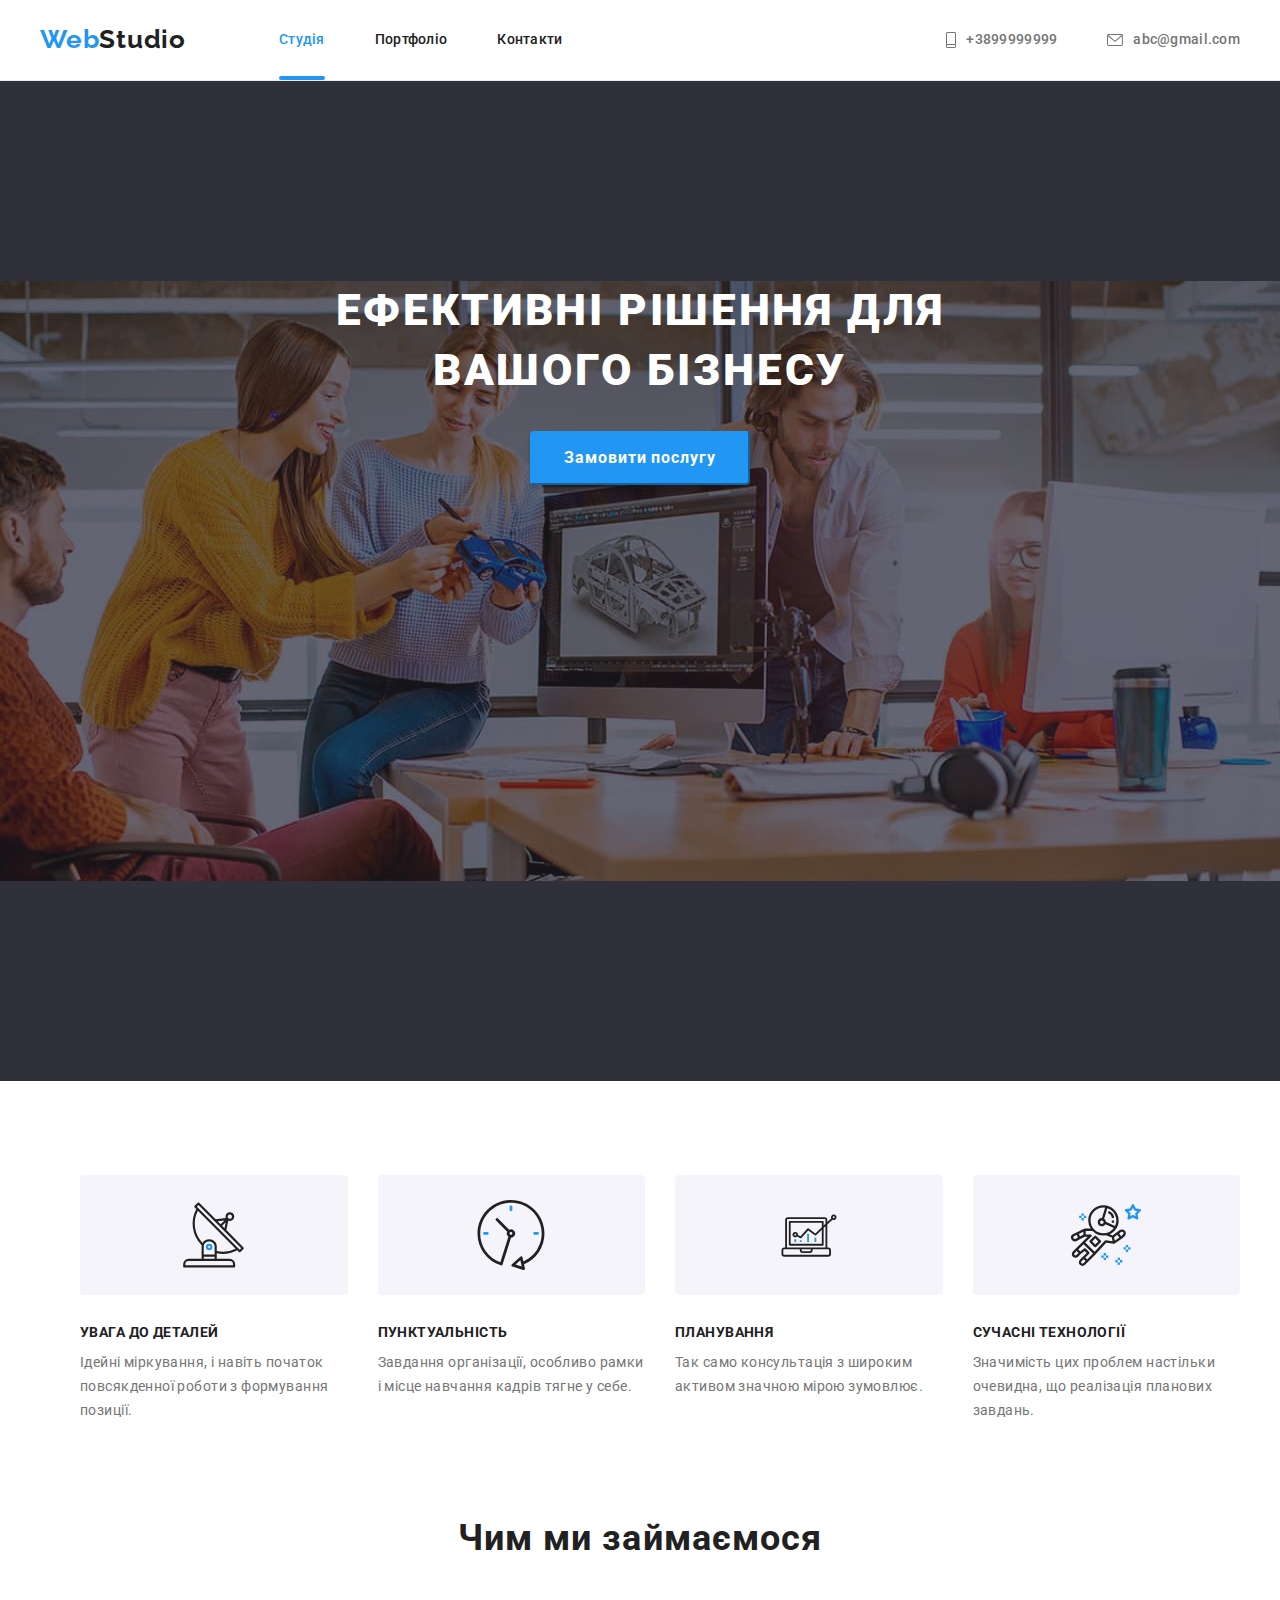
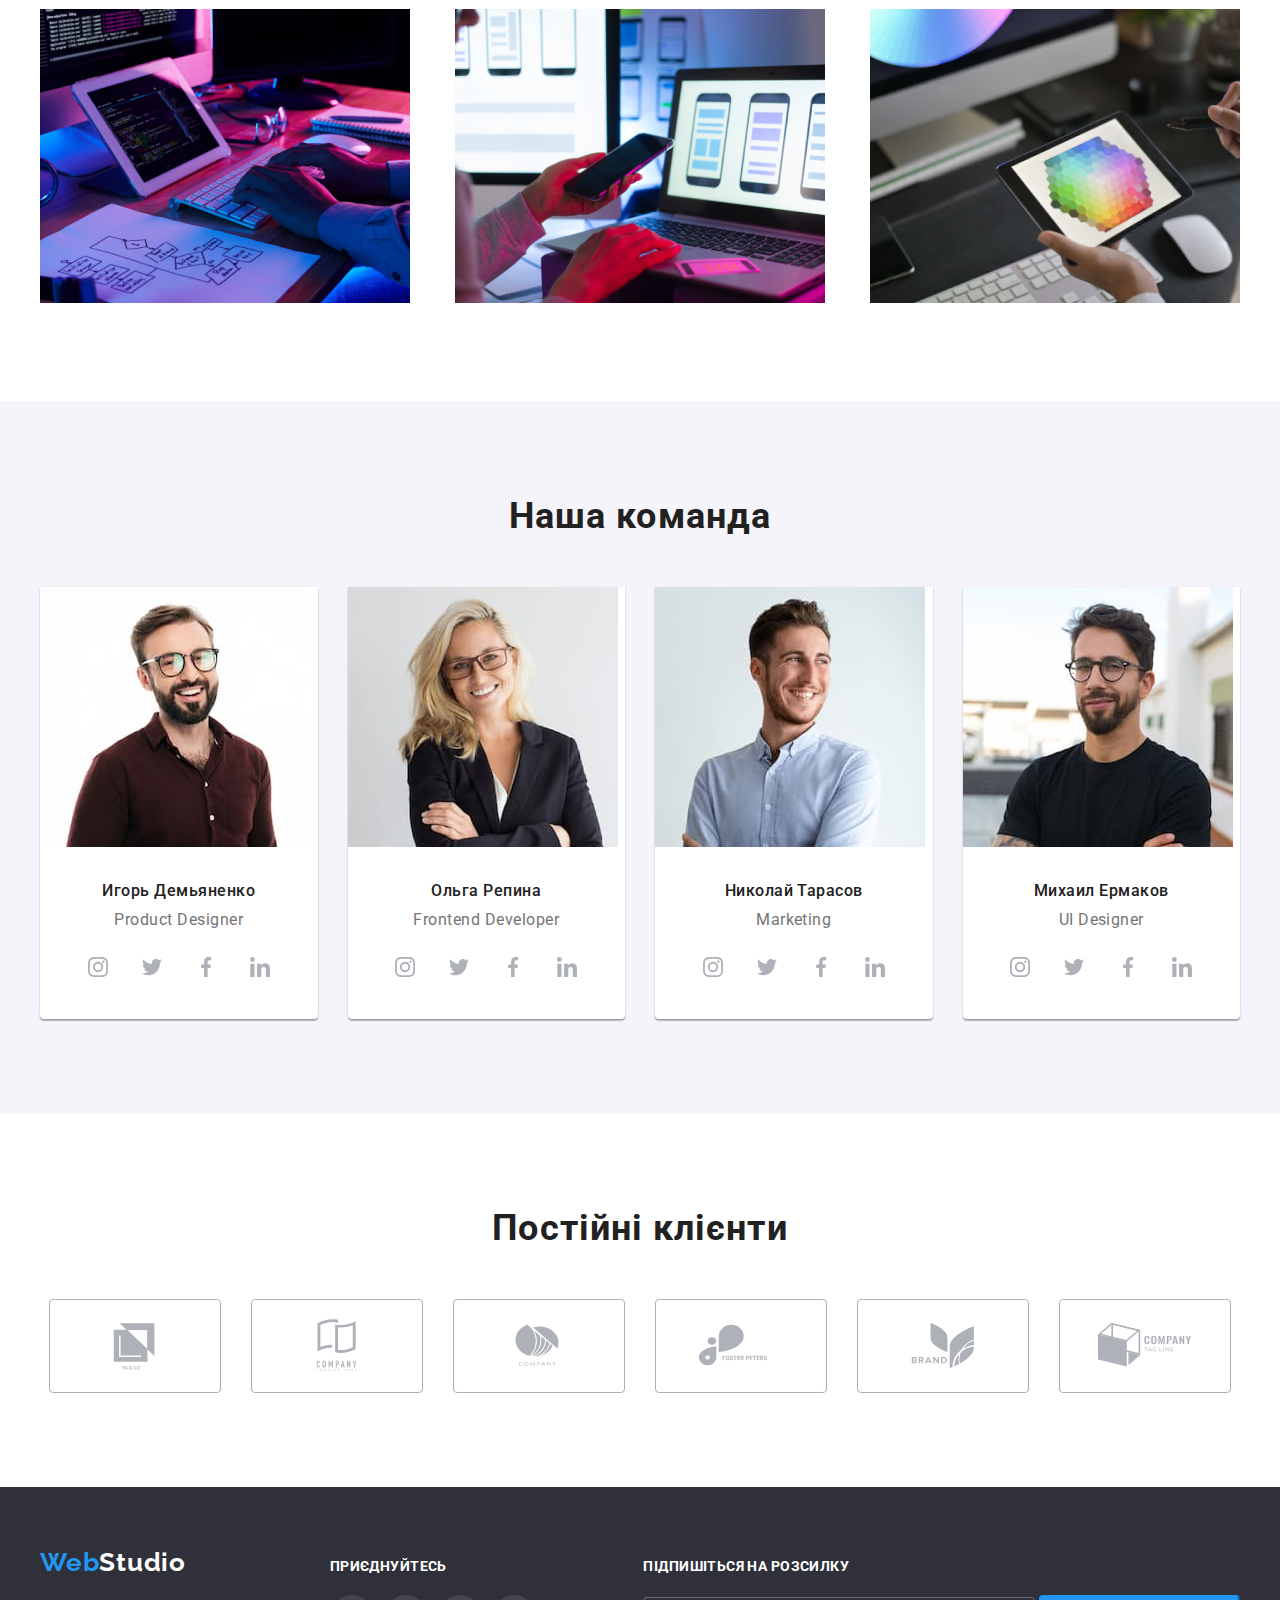
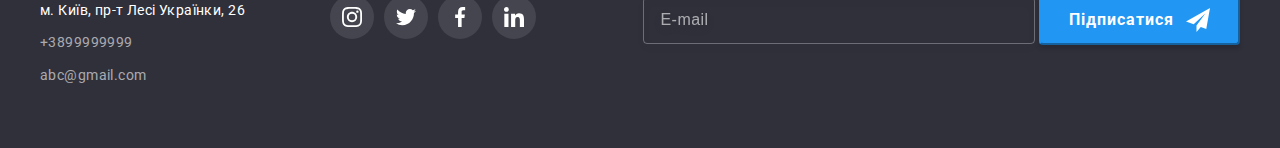
<file: index.html>
<!DOCTYPE html>
<html lang="uk">
  <head>
    <meta charset="UTF-8" />
    <meta http-equiv="X-UA-Compatible" content="IE=edge" />
    <meta name="viewport" content="width=device-width, initial-scale=1.0" />
    <title>goit-markup-hw-01</title>
    <link rel="preconnect" href="https://fonts.googleapis.com" />
    <link rel="preconnect" href="https://fonts.gstatic.com" crossorigin />

    <link rel="preconnect" href="https://fonts.googleapis.com" />
    <link rel="preconnect" href="https://fonts.gstatic.com" crossorigin />
    <link
      href="https://fonts.googleapis.com/css2?family=Raleway:wght@700&family=Roboto:wght@400;500;700;900&display=swap"
      rel="stylesheet"
    />

    <link
      rel="stylesheet"
      href="https://cdnjs.cloudflare.com/ajax/libs/modern-normalize/1.1.0/modern-normalize.min.css"
      integrity="sha512-wpPYUAdjBVSE4KJnH1VR1HeZfpl1ub8YT/NKx4PuQ5NmX2tKuGu6U/JRp5y+Y8XG2tV+wKQpNHVUX03MfMFn9Q=="
      crossorigin="anonymous"
      referrerpolicy="no-referrer"
    />
    <link rel="stylesheet" href="./styles.css/style.css" />
  </head>
  <!-- Унікальний контент сторінки -->
  <body class="body" data-page>
    <!--Шапка сайту-->
    <header class="header">
      <div class="container">
        <div class="header-container">
          <nav class="header-nav">
            <a class="logo link" href="./index.html"
              ><span class="logo-header">Web</span>Studio</a
            >
            <ul class="list-nav list">
              <li>
                <a
                  class="link-item current-link studio link"
                  href="./index.html"
                  >Студія</a
                >
              </li>
              <li>
                <a class="link-item portfolio link" href="./portfolio.html">
                  Портфоліо
                </a>
              </li>
              <li>
                <a class="link-item contacts link" href="#">Контакти </a>
              </li>
            </ul>
          </nav>
         
          <ul class="contacts-list list">
            <li class="contacts-icon-img">
              <a class="link-item contacts-link link" href="tel:+38999999999" 
                >+3899999999
                <svg class="contacts-icon" width="10" height="16">
                  <use href="./images/icons.svg#phone"></use>
                </svg>
              </a>
            </li>

            <li>
              <a class="link-item contacts-mail link" 
                href="mailto:abc@gmail.com"
                >abc@gmail.com
                <svg class="contacts-icon" width="16" height="12">
                  <use href="./images/icons.svg#mail"></use>
                </svg>
              </a>
            </li>
          </ul>
          
        </div>
      </div>
    </header>

    <!-- Основна інформація-герой -->
    <main class="main">
      <section class="hero">
        <div class="container">
          <div class="box-title-hero">
            <h1 class="title-hero">Ефективні рішення для вашого бізнесу</h1>
          </div>
          <div class="btn-hero">
            <button class="button-hero" data-modal-open>Замовити послугу</button>
          </div>
        </div>
      </section>

      <section class="section-features">
        <div class="container">
          <div class="box-list-features">
            <ul class="list-features list">
              <li class="list-features-item">
                <div class="features-img">
                  <svg class="features-icon" width="65" height="70">
                    <use href="./images/icons.svg#antenna"></use>
                  </svg>
                </div>

                <h3 class="section-title">УВАГА ДО ДЕТАЛЕЙ</h3>
                <p class="text">
                  Ідейні міркування, і навіть початок повсякденної роботи з
                  формування позиції.
                </p>
              </li>
              <li class="list-features-item">
                <div class="features-img">
                  <svg class="features-icon" width="70" height="70">
                    <use href="./images/icons.svg#clock"></use>
                  </svg>
                </div>

                <h3 class="section-title">ПУНКТУАЛЬНІСТЬ</h3>
                <p class="text">
                  Завдання організації, особливо рамки і місце навчання кадрів
                  тягне у себе.
                </p>
              </li>

              <li class="list-features-item">
                <div class="features-img">
                  <svg class="features-icon" width="70" height="55">
                    <use href="./images/icons.svg#diagram"></use>
                  </svg>
                </div>
                <h3 class="section-title">ПЛАНУВАННЯ</h3>
                <p class="text">
                  Так само консультація з широким активом значною мірою
                  зумовлює.
                </p>
              </li>
              <li class="list-features-item">
                <div class="features-img">
                  <svg class="features-icon" width="70" height="70">
                    <use href="./images/icons.svg#astronaut"></use>
                  </svg>
                </div>

                <h3 class="section-title">СУЧАСНІ ТЕХНОЛОГІЇ</h3>
                <p class="text">
                  Значимість цих проблем настільки очевидна, що реалізація
                  планових завдань.
                </p>
              </li>
            </ul>
          </div>
        </div>
      </section>
      <section class="works">
        <div class="box-works container">
          <div>
            <h2 class="title-works title">Чим ми займаємося</h2>
          </div>

          <div class="box-img-occupation">
            <ul class="list-occupation list">
              <li>
                <img
                  src="images/img1.jpg"
                  alt="программист за своим рабочим столом"
                />
              </li>
              <li>
                <img src="images/img2.jpg" alt="работа через телефон и пк" />
              </li>
              <li>
                <img src="images/img3.jpg" alt="работа через планшет и пк" />
              </li>
            </ul>
          </div>
        </div>
      </section>

      <section class="section-team">
        <div class="container box-team">
          <h2 class="title title-team">Наша команда</h2>

          <ul class="list-team list">
            <li class="team-item">
              <img
                class="team-img"
                src="images/img4.jpg"
                alt="Игорь Демьяненко Product Designer"
              />
              <div class="card-team">
                <h3 class="section-title-team">Игорь Демьяненко</h3>
                <p class="text-team">Product Designer</p>
                <ul class="socials list">
                  <li class="socials-item">
                    <a
                      class="socials-link link"
                      href=""
                      target="_blank"
                      rel="noopener noreferrer"
                      aria-label="instagram"
                    >
                      <svg class="socials-icon" width="20" height="20">
                        <use href="./images/icons.svg#instagram"></use>
                      </svg>
                    </a>
                  </li>
                  <li class="socials-item">
                    <a
                      class="socials-link link"
                      href=""
                      target="_blank"
                      rel="noopener noreferrer"
                      aria-label="twitter"
                    >
                      <svg class="socials-icon" width="20" height="20">
                        <use href="./images/icons.svg#twitter"></use>
                      </svg>
                    </a>
                  </li>
                  <li class="socials-item">
                    <a
                      class="socials-link link"
                      href=""
                      target="_blank"
                      rel="noopener noreferrer"
                      aria-label="facebook"
                    >
                      <svg class="socials-icon" width="20" height="20">
                        <use href="./images/icons.svg#facebook"></use>
                      </svg>
                    </a>
                  </li>
                  <li class="socials-item">
                    <a
                      class="socials-link link"
                      href=""
                      target="_blank"
                      rel="noopener noreferrer"
                      aria-label="linkedin"
                    >
                      <svg class="socials-icon" width="20" height="20">
                        <use href="./images/icons.svg#linkedin"></use>
                      </svg>
                    </a>
                  </li>
                </ul>
              </div>
            </li>
            <li class="team-item">
              <img
                class="team-img"
                src="images/img5.jpg"
                alt="Ольга Репина Frontend Developer"
              />
              <div class="card-team">
                <h3 class="section-title-team">Ольга Репина</h3>
                <p class="text-team">Frontend Developer</p>
                <ul class="socials list">
                  <li class="socials-item">
                    <a
                      class="socials-link link"
                      href=""
                      target="_blank"
                      rel="noopener noreferrer"
                      aria-label="instagram"
                    >
                      <svg class="socials-icon" width="20" height="20">
                        <use href="./images/icons.svg#instagram"></use>
                      </svg>
                    </a>
                  </li>
                  <li class="socials-item">
                    <a
                      class="socials-link link"
                      href=""
                      target="_blank"
                      rel="noopener noreferrer"
                      aria-label="twitter"
                    >
                      <svg class="socials-icon" width="20" height="20">
                        <use href="./images/icons.svg#twitter"></use>
                      </svg>
                    </a>
                  </li>
                  <li class="socials-item">
                    <a
                      class="socials-link link"
                      href=""
                      target="_blank"
                      rel="noopener noreferrer"
                      aria-label="facebook"
                    >
                      <svg class="socials-icon" width="20" height="20">
                        <use href="./images/icons.svg#facebook"></use>
                      </svg>
                    </a>
                  </li>
                  <li class="socials-item">
                    <a
                      class="socials-link link"
                      href=""
                      target="_blank"
                      rel="noopener noreferrer"
                      aria-label="linkedin"
                    >
                      <svg class="socials-icon" width="20" height="20">
                        <use href="./images/icons.svg#linkedin"></use>
                      </svg>
                    </a>
                  </li>
                </ul>
              </div>
            </li>

            <li class="team-item">
              <img
                class="team-img"
                src="images/img6.jpg"
                alt="Николай Тарасов Marketing"
              />
              <div class="card-team">
                <h3 class="section-title-team">Николай Тарасов</h3>
                <p class="text-team">Marketing</p>
                <ul class="socials list">
                  <li class="socials-item">
                    <a
                      class="socials-link link"
                      href=""
                      target="_blank"
                      rel="noopener noreferrer"
                      aria-label="instagram"
                    >
                      <svg class="socials-icon" width="20" height="20">
                        <use href="./images/icons.svg#instagram"></use>
                      </svg>
                    </a>
                  </li>
                  <li class="socials-item">
                    <a
                      class="socials-link link"
                      href=""
                      target="_blank"
                      rel="noopener noreferrer"
                      aria-label="twitter"
                    >
                      <svg class="socials-icon" width="20" height="20">
                        <use href="./images/icons.svg#twitter"></use>
                      </svg>
                    </a>
                  </li>
                  <li class="socials-item">
                    <a
                      class="socials-link link"
                      href=""
                      target="_blank"
                      rel="noopener noreferrer"
                      aria-label="facebook"
                    >
                      <svg class="socials-icon" width="20" height="20">
                        <use href="./images/icons.svg#facebook"></use>
                      </svg>
                    </a>
                  </li>
                  <li class="socials-item">
                    <a
                      class="socials-link link"
                      href=""
                      target="_blank"
                      rel="noopener noreferrer"
                      aria-label="linkedin"
                    >
                      <svg class="socials-icon" width="20" height="20">
                        <use href="./images/icons.svg#linkedin"></use>
                      </svg>
                    </a>
                  </li>
                </ul>
              </div>
            </li>
            <li class="team-item">
              <img
                class="team-img"
                src="images/img7.jpg"
                alt="Михаил Ермаков UI Designer"
              />
              <div class="card-team">
                <h3 class="section-title-team">Михаил Ермаков</h3>
                <p class="text-team">UI Designer</p>
                <ul class="socials list">
                  <li class="socials-item">
                    <a
                      class="socials-link link"
                      href=""
                      target="_blank"
                      rel="noopener noreferrer"
                      aria-label="instagram"
                    >
                      <svg class="socials-icon" width="20" height="20">
                        <use href="./images/icons.svg#instagram"></use>
                      </svg>
                    </a>
                  </li>
                  <li class="socials-item">
                    <a
                      class="socials-link link"
                      href=""
                      target="_blank"
                      rel="noopener noreferrer"
                      aria-label="twitter"
                    >
                      <svg class="socials-icon" width="20" height="20">
                        <use href="./images/icons.svg#twitter"></use>
                      </svg>
                    </a>
                  </li>
                  <li class="socials-item">
                    <a
                      class="socials-link link"
                      href=""
                      target="_blank"
                      rel="noopener noreferrer"
                      aria-label="facebook"
                    >
                      <svg class="socials-icon" width="20" height="20">
                        <use href="./images/icons.svg#facebook"></use>
                      </svg>
                    </a>
                  </li>
                  <li class="socials-item">
                    <a
                      class="socials-link link"
                      href=""
                      target="_blank"
                      rel="noopener noreferrer"
                      aria-label="linkedin"
                    >
                      <svg class="socials-icon" width="20" height="20">
                        <use href="./images/icons.svg#linkedin"></use>
                      </svg>
                    </a>
                  </li>
                </ul>
              </div>
            </li>
          </ul>
        </div>
      </section>

      <section class="client">
        <div class="container">
          <h2 class="title title-client">Постійні клієнти</h2>
          <div>
            <ul class="client-list list">
              <li class="client-item">
                <a
                  class="client-link link"
                  href=""
                  target="_blank"
                  rel="noopener noreferrer"
                  aria-label="Лого"
                >
                  <svg class="client-icon" width="106" height="60">
                    <use href="./images/icons.svg#logo"></use>
                  </svg>
                </a>
              </li>
              <li class="client-item">
                <a
                  class="client-link link"
                  href=""
                  target="_blank"
                  rel="noopener noreferrer"
                  aria-label="logo-1"
                >
                  <svg class="client-icon" width="106" height="60">
                    <use href="./images/icons.svg#logo-1"></use>
                  </svg>
                </a>
              </li>
              <li class="client-item">
                <a
                  class="client-link link"
                  href=""
                  target="_blank"
                  rel="noopener noreferrer"
                  aria-label="logo-2"
                >
                  <svg class="client-icon" width="106" height="60">
                    <use href="./images/icons.svg#logo-2"></use>
                  </svg>
                </a>
              </li>
              <li class="client-item">
                <a
                  class="client-link link"
                  href=""
                  target="_blank"
                  rel="noopener noreferrer"
                  aria-label="logo-3"
                >
                  <svg class="client-icon" width="106" height="60">
                    <use href="./images/icons.svg#logo-3"></use>
                  </svg>
                </a>
              </li>
              <li class="client-item">
                <a
                  class="client-link link"
                  href=""
                  target="_blank"
                  rel="noopener noreferrer"
                  aria-label="logo-4"
                >
                  <svg class="client-icon" width="106" height="60">
                    <use href="./images/icons.svg#logo-4"></use>
                  </svg>
                </a>
              </li>
              <li class="client-item">
                <a
                  class="client-link link"
                  href=""
                  target="_blank"
                  rel="noopener noreferrer"
                  aria-label="logo-5"
                >
                  <svg class="client-icon" width="106" height="60">
                    <use href="./images/icons.svg#logo-5"></use>
                  </svg>
                </a>
              </li>
            </ul>
          </div>
        </div>
      </section>
    </main>
    <!-- Модальне вікно-->
    <div class="backdrop is-hidden" data-modal>
      <div class="modal">
        <button class="modal-btn" type="button" data-modal-close>
          <svg class="modal-btn-icon" width="18" height="18">
            <use href="./images/icons.svg#icon-close"></use>
          </svg>
        </button>
        
        <form class="form">
       
            <p class="form-title">Залиште свої дані,ми вам передзвонимо</p>
        
      
         
            <label class="form-wrap" for="user-name">Ім'я </label>
              
              <span class="form-label">
                <input class="form-input" type="name" id="user-name" name="user-name" />
                <svg class="form-icon" width="18" height="18">
                  <use href="./images/icons.svg#person-form"></use>
                </svg>
              </span>
             
          
         
        
            <label class="form-wrap" for="user-tel">Телефон </label>
             
              <span class="form-label">
                <input class="form-input" type="tel" id="user-tel" name="user-phone" />
                <svg class="form-icon" width="18" height="18">
                  <use href="./images/icons.svg#phone-form"></use>
                </svg>
              </span>
              
           
         
            <label class="form-wrap" for="user-mail">Електронна адреса </label>

              
              <span class="form-label">
                <input class="form-input" type="email" id="user-mail" name="user-mail" />
                <svg class="form-icon" width="18" height="18">
                  <use href="./images/icons.svg#email-form"></use>
                </svg>
              </span>
             
           
            <label class="form-wrap" for="user-message">Коментарий</label>
              
              
                  <textarea class="form-comment" id="user-message" name="feedback" placeholder="Введіть текст"></textarea>
             
        
          
          
                  <input class="form-checkbox visually-hidden" id="form-checkbox" type="checkbox" name="agreement" />

         
               
                <label class="form-checkbox-text" for="form-checkbox">
                  <svg class="checkbox-icon" width="16" height="15">
                   
                    <use href="./images/icons.svg#icon-check-2"></use> 
                  </svg>
                  Погоджуюся з розсилкою та приймаю
                  <a class="checkbox-form-link" href="">Умови договора</a>
                  
                </label>
            
  
       
        <button class="button-form"
        type="submit">
         Відправити
       
       </button>
  
          
          
     
       
        </form>
      </div>
    </div>
 
    <!--Підвал сайту-->
    <footer class="footer">
      <div class="container footer-item">
        <div class="footer-content">
          <div class="footer-box">
            <a class="logo-footer link" href=""
              ><span class="logo-color">Web</span>Studio</a
            >

            <address class="address-item">
              <a class="link" href=""
                ><span class="address">м. Київ, пр-т Лесі Українки, 26</span></a
              >
              <a class="contacts-footer link" href="tel:+38999999999"
                >+3899999999</a
              >
              <a class="contacts-footer link" href="mailto:abc@gmail.com"
                >abc@gmail.com</a
              >
            </address>
          </div>

          <div>
            <h3 class="footer-title">Приєднуйтесь</h3>
            <ul class="footer-socials list">
              <li class="footer-socials-item">
                <a
                  class="footer-socials-link link"
                  href=""
                  target="_blank"
                  rel="noopener noreferrer"
                  aria-label="instagram"
                >
                  <svg class="footer-socials-icon" width="20" height="20">
                    <use href="./images/icons.svg#instagram"></use>
                  </svg>
                </a>
              </li>
              <li class="footer-socials-item">
                <a
                  class="footer-socials-link link"
                  href=""
                  target="_blank"
                  rel="noopener noreferrer"
                  aria-label="twitter"
                >
                  <svg class="footer-socials-icon" width="20" height="20">
                    <use href="./images/icons.svg#twitter"></use>
                  </svg>
                </a>
              </li>
              <li class="footer-socials-item">
                <a
                  class="footer-socials-link link"
                  href=""
                  target="_blank"
                  rel="noopener noreferrer"
                  aria-label="facebook"
                >
                  <svg class="footer-socials-icon" width="20" height="20">
                    <use href="./images/icons.svg#facebook"></use>
                  </svg>
                </a>
              </li>
              <li class="footer-socials-item">
                <a
                  class="footer-socials-link link"
                  href=""
                  target="_blank"
                  rel="noopener noreferrer"
                  aria-label="linkedin"
                >
                  <svg class="footer-socials-icon" width="20" height="20">
                    <use href="./images/icons.svg#linkedin"></use>
                  </svg>
                </a>
              </li>
            </ul>
          </div>
          <div class="box-footer-form">
            <h3 class="footer-form-title">Підпишіться на розсилку</h3>
           
           
            <form class="footer-form">
             
             
                <label class="footer-form-mail"></label>
                <input class="footer-form-input" type="email" name="footer-user-mail" placeholder="E-mail" />
         
              <button class="footer-button-form"
            type="submit">
            Підписатися
            <svg class="form-icon-btn" width="24" height="24">
              <use href="./images/icons.svg#icon-send"></use>
            </svg>
           </button>
            </form>
          </div>
         
           
         
        </div>
      </div>
      
    </footer>
    
    <script src="./js/modal.js"></script>
  </body>
</html>
</file>
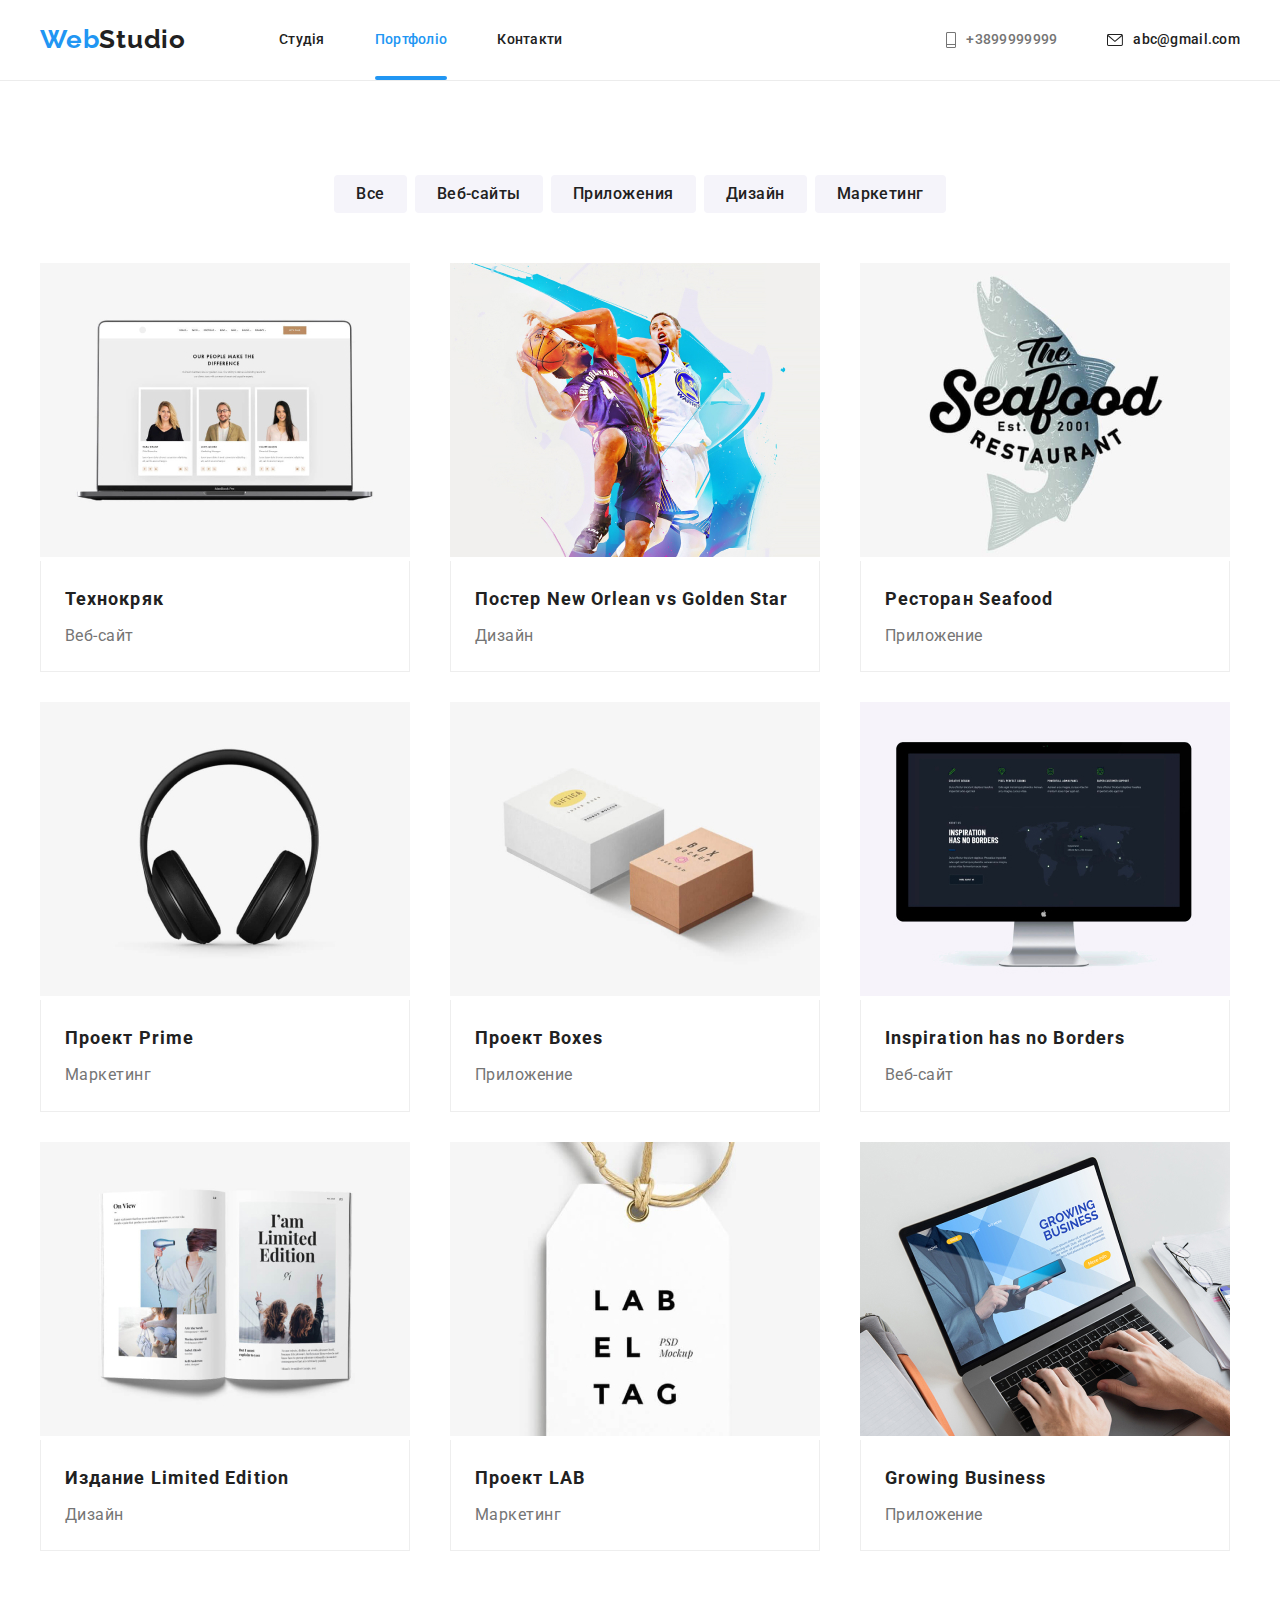
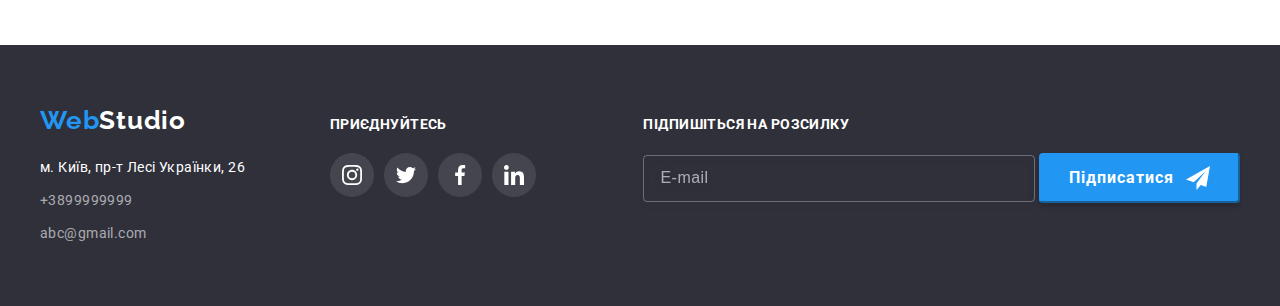
<file: portfolio.html>
<!DOCTYPE html>
<html lang="uk">
  <head>
    <meta charset="UTF-8" />
    <meta http-equiv="X-UA-Compatible" content="IE=edge" />
    <meta name="viewport" content="width=device-width, initial-scale=1.0" />
    <title>goit-markup-hw-01</title>
    <link rel="preconnect" href="https://fonts.googleapis.com" />
    <link rel="preconnect" href="https://fonts.gstatic.com" crossorigin />

    <link rel="preconnect" href="https://fonts.googleapis.com" />
    <link rel="preconnect" href="https://fonts.gstatic.com" crossorigin />
    <link
      href="https://fonts.googleapis.com/css2?family=Raleway:wght@700&family=Roboto:wght@400;500;700;900&display=swap"
      rel="stylesheet"
    />
    <link
      rel="stylesheet"
      href="https://cdnjs.cloudflare.com/ajax/libs/modern-normalize/1.1.0/modern-normalize.min.css"
      integrity="sha512-wpPYUAdjBVSE4KJnH1VR1HeZfpl1ub8YT/NKx4PuQ5NmX2tKuGu6U/JRp5y+Y8XG2tV+wKQpNHVUX03MfMFn9Q=="
      crossorigin="anonymous"
      referrerpolicy="no-referrer"
    />

    <link rel="stylesheet" href="./styles.css/style.css" />
  </head>
  <!-- Унікальний контент сторінки -->
  <body class="body">
    <!--Шапка сайту-->
    <header class="header">
      <div class="container">
        <div class="header-container">
          <nav class="header-nav">
            <a class="logo link" href="./index.html"
              ><span class="logo-header">Web</span>Studio</a
            >
            <ul class="list-nav list">
              <li>
                <a
                  class="link-item  studio link"
                  href="./index.html"
                  >Студія</a
                >
              </li>
              <li>
                <a class="link-item current-link portfolio link" href="./portfolio.html">
                  Портфоліо
                </a>
              </li>
              <li>
                <a class="link-item contacts link" href="">Контакти </a>
              </li>
            </ul>
          </nav>

          <ul class="contacts-list list">
            <li class="contacts-icon-img">
              <a class="link-item contacts-link link" href="tel:+38999999999"
                >+3899999999
                <svg class="contacts-icon" width="10" height="16">
                  <use href="./images/icons.svg#phone"></use>
                </svg>
              </a>
            </li>

            <li>
              <a
                class="link-item contacts-item link"
                href="mailto:abc@gmail.com"
                >abc@gmail.com
                <svg class="contacts-icon" width="16" height="12">
                  <use href="./images/icons.svg#mail"></use>
                </svg>
              </a>
            </li>
          </ul>
        </div>
      </div>
    </header>

    <main>
      <!-- navication -->

      <section class="section-navigation">
        <div class="portfolio container">
          <ul class="list-button list">
            <li class="button-item">
              <button class="button">Все</button>
            </li>
            <li class="button-item">
              <button class="button">Веб-сайты</button>
            </li>
            <li class="button-item">
              <button class="button">Приложения</button>
            </li>
            <li class="button-item">
              <button class="button">Дизайн</button>
            </li>
            <li class="button-item">
              <button class="button">Маркетинг</button>
            </li>
          </ul>

          <div class="portfolio-box">
            <ul class="list list-portfolio">
              <li class="portfolio-item">
                <a class="card-portfolio button-link" href="">
                <div class="portfolio-img">
                  
                  <img src="./images/portfolio/1.jpg" alt="Технокряк" />
                  <div class="overlay">
                    <p class="overlay-text">
                      Ресурс пропонує комплексні пропозиції з різним рівнем функціоналу та сервісів. Все це дозволить відвідувачу отримати вичерпні відомості про компанію чи приватну особу.
                    </p>
                    
                  </div>
                  
                </div>
                  <div class="portfolio-info">
                    <h3 class="section-title-portfolio">Технокряк</h3>
                    <p class="text-portfolio">Веб-сайт</p>
                  </div>
                </a>
                
              </li>
              <li class="portfolio-item">
                <a class="card-portfolio button-link" href="">
                 <div class="portfolio-img">
                  <img
                  src="./images/portfolio/2.jpg"
                  alt="Постер New Orlean vs Golden Star"/>

                  <div class="overlay">
                  <p class="overlay-text">
                    Ресурс пропонує комплексні пропозиції з різним рівнем функціоналу та сервісів. Все це дозволить відвідувачу отримати вичерпні відомості про компанію чи приватну особу.
                  </p>
                </div>
                 </div>
                  

                  <div class="portfolio-info">
                    <h3 class="section-title-portfolio">
                      Постер New Orlean vs Golden Star
                    </h3>
                    <p class="text-portfolio">Дизайн</p>
                  </div>
                </a>
              </li>
              <li class="portfolio-item">
                <a class="card-portfolio button-link" href="">
                  <div class="portfolio-img">
                  <img src="./images/portfolio/3.jpg" alt="Ресторан Seafood" />
                  <div class="overlay">
                    <p class="overlay-text">
                      Ресурс пропонує комплексні пропозиції з різним рівнем функціоналу та сервісів. Все це дозволить відвідувачу отримати вичерпні відомості про компанію чи приватну особу.
                    </p>
                  </div>
                  </div>

               
                  <div class="portfolio-info">
                    <h3 class="section-title-portfolio">Ресторан Seafood</h3>
                    <p class="text-portfolio">Приложение</p>
                  </div>
                </a>
              </li>
              <li class="portfolio-item">
                <a class="card-portfolio button-link" href="">
                  
                  <div class="portfolio-img">
                    <img src="./images/portfolio/4.jpg" alt="Проект Prime" />
                    <div class="overlay">
                      <p class="overlay-text">
                        Ресурс пропонує комплексні пропозиції з різним рівнем функціоналу та сервісів. Все це дозволить відвідувачу отримати вичерпні відомості про компанію чи приватну особу.
                      </p>
                    </div>
                    </div>
                  <div class="portfolio-info">
                    <h3 class="section-title-portfolio">Проект Prime</h3>
                    <p class="text-portfolio">Маркетинг</p>
                  </div>
                </a>
              </li>
              <li class="portfolio-item">
                <a class="card-portfolio button-link" href="">
                 
                  <div class="portfolio-img">
                    <img src="./images/portfolio/5.jpg" alt="Проект Boxes" />
                    <div class="overlay">
                      <p class="overlay-text">
                        Ресурс пропонує комплексні пропозиції з різним рівнем функціоналу та сервісів. Все це дозволить відвідувачу отримати вичерпні відомості про компанію чи приватну особу.
                      </p>
                    </div>
                    </div>
                  <div class="portfolio-info">
                    <h3 class="section-title-portfolio">Проект Boxes</h3>
                    <p class="text-portfolio">Приложение</p>
                  </div>
                </a>
              </li>
              <li class="portfolio-item">
                <a class="card-portfolio button-link" href="">
                  <div class="portfolio-img">
                    <img
                    src="./images/portfolio/6.jpg"
                    alt="Inspiration has no Borders"/>
                    <div class="overlay">
                      <p class="overlay-text">
                        Ресурс пропонує комплексні пропозиції з різним рівнем функціоналу та сервісів. Все це дозволить відвідувачу отримати вичерпні відомості про компанію чи приватну особу.
                      </p>
                    </div>
                    </div>
                  <div class="portfolio-info">
                    <h3 class="section-title-portfolio">
                      Inspiration has no Borders
                    </h3>
                    <p class="text-portfolio">Веб-сайт</p>
                  </div>
                </a>
              </li>
              <li class="portfolio-item">
                <a class="card-portfolio button-link" href="">
                 
                   <div class="portfolio-img">
                    <img src="./images/portfolio/7.jpg"
                    alt="Издание Limited Edition"/>
                    <div class="overlay">
                      <p class="overlay-text">
                        Ресурс пропонує комплексні пропозиції з різним рівнем функціоналу та сервісів. Все це дозволить відвідувачу отримати вичерпні відомості про компанію чи приватну особу.
                      </p>
                    </div>
                    </div>
                  <div class="portfolio-info">
                    <h3 class="section-title-portfolio">
                      Издание Limited Edition
                    </h3>
                    <p class="text-portfolio">Дизайн</p>
                  </div>
                </a>
              </li>
              <li class="portfolio-item">
                <a class="card-portfolio button-link" href="">
                
                  <div class="portfolio-img">
                    <img src="./images/portfolio/8.jpg" alt="Проект LAB" />
                    <div class="overlay">
                      <p class="overlay-text">
                        Ресурс пропонує комплексні пропозиції з різним рівнем функціоналу та сервісів. Все це дозволить відвідувачу отримати вичерпні відомості про компанію чи приватну особу.
                      </p>
                    </div>
                    </div>
                  <div class="portfolio-info">
                    <h3 class="section-title-portfolio">Проект LAB</h3>
                    <p class="text-portfolio">Маркетинг</p>
                  </div>
                </a>
              </li>
              <li class="portfolio-item">
                <a class="card-portfolio button-link" href="">
                  <div class="portfolio-img">
                    <img src="./images/portfolio/9.jpg" alt="Growing Business" />
                    <div class="overlay">
                      <p class="overlay-text">
                        Ресурс пропонує комплексні пропозиції з різним рівнем функціоналу та сервісів. Все це дозволить відвідувачу отримати вичерпні відомості про компанію чи приватну особу.
                      </p>
                    </div>
                    </div>
                  <div class="portfolio-info">
                    <h3 class="section-title-portfolio">Growing Business</h3>
                    <p class="text-portfolio">Приложение</p>
                  </div>
                </a>
              </li>
            </ul>
          </div>
        </div>
      </section>
    </main>
    <!--Підвал сайту-->
    <!--Підвал сайту-->
    <footer class="footer">
      <div class="container footer-item">
        <div class="footer-content">
          <div class="footer-box">
            <a class="logo-footer link" href=""
              ><span class="logo-color">Web</span>Studio</a
            >

            <address class="address-item">
              <a class="link" href=""
                ><span class="address">м. Київ, пр-т Лесі Українки, 26</span></a
              >
              <a class="contacts-footer link" href="tel:+38999999999"
                >+3899999999</a
              >
              <a class="contacts-footer link" href="mailto:abc@gmail.com"
                >abc@gmail.com</a
              >
            </address>
          </div>

          <div>
            <h3 class="footer-title">Приєднуйтесь</h3>
            <ul class="footer-socials list">
              <li class="footer-socials-item">
                <a
                  class="footer-socials-link link"
                  href=""
                  target="_blank"
                  rel="noopener noreferrer"
                  aria-label="instagram"
                >
                  <svg class="footer-socials-icon" width="20" height="20">
                    <use href="./images/icons.svg#instagram"></use>
                  </svg>
                </a>
              </li>
              <li class="footer-socials-item">
                <a
                  class="footer-socials-link link"
                  href=""
                  target="_blank"
                  rel="noopener noreferrer"
                  aria-label="twitter"
                >
                  <svg class="footer-socials-icon" width="20" height="20">
                    <use href="./images/icons.svg#twitter"></use>
                  </svg>
                </a>
              </li>
              <li class="footer-socials-item">
                <a
                  class="footer-socials-link link"
                  href=""
                  target="_blank"
                  rel="noopener noreferrer"
                  aria-label="facebook"
                >
                  <svg class="footer-socials-icon" width="20" height="20">
                    <use href="./images/icons.svg#facebook"></use>
                  </svg>
                </a>
              </li>
              <li class="footer-socials-item">
                <a
                  class="footer-socials-link link"
                  href=""
                  target="_blank"
                  rel="noopener noreferrer"
                  aria-label="linkedin"
                >
                  <svg class="footer-socials-icon" width="20" height="20">
                    <use href="./images/icons.svg#linkedin"></use>
                  </svg>
                </a>
              </li>
            </ul>
            
          </div>
          <div class="box-footer-form">
            <h3 class="footer-form-title">Підпишіться на розсилку</h3>
           
           
            <form class="footer-form">
             
             
                <label class="footer-form-mail"></label>
                <input class="footer-form-input" type="email" name="footer-user-mail" placeholder="E-mail" />
         
              <button class="footer-button-form"
            type="submit">
            Підписатися
            <svg class="form-icon-btn" width="24" height="24">
              <use href="./images/icons.svg#icon-send"></use>
            </svg>
           </button>
            </form>
          </div>
        </div>
      </div>
    </footer>
    <script src="./js/modal.js"></script>
  </body>
</html>
</file>
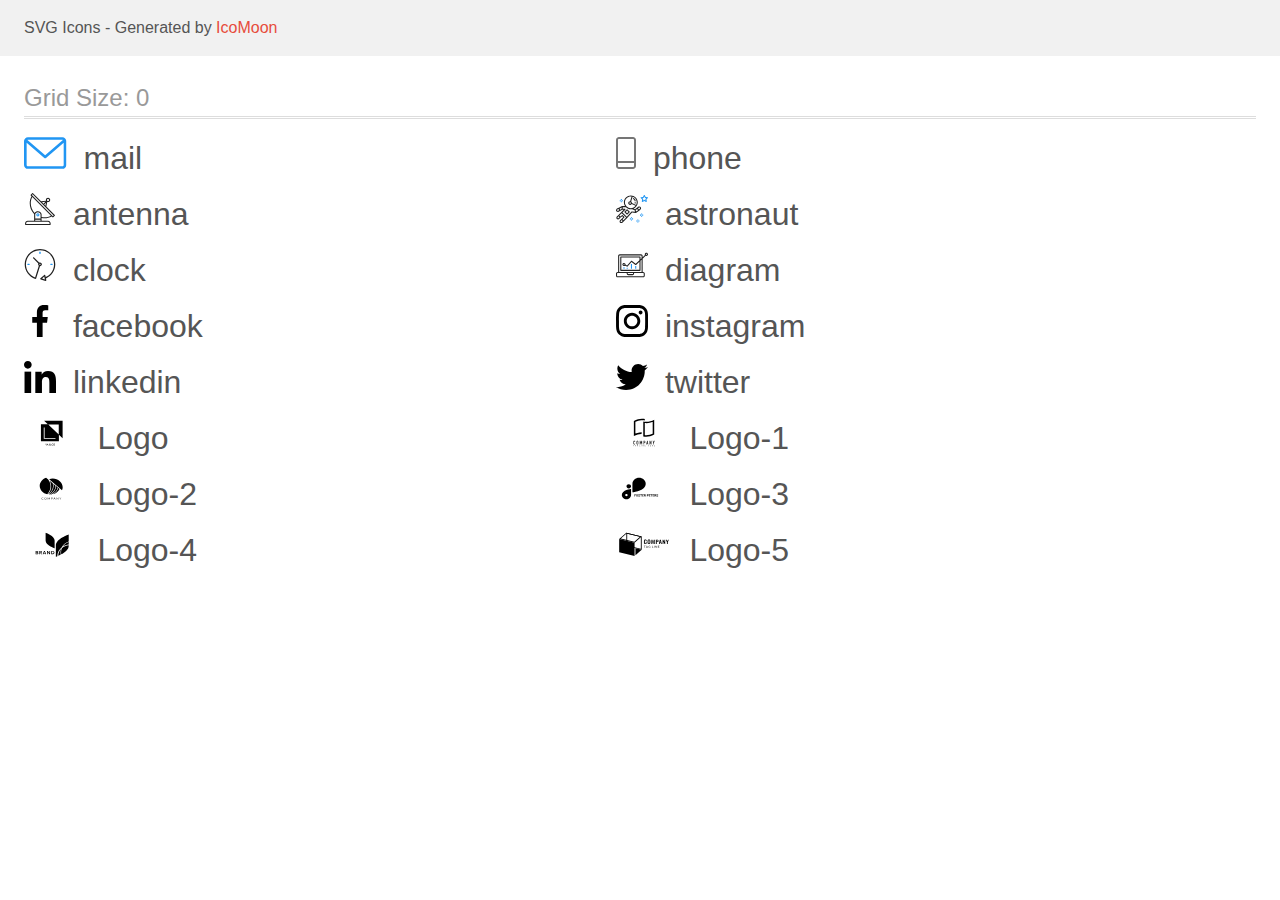
<file: images/icomoon-2/demo.html>
<!doctype html>
<html>
<head>
    <title>IcoMoon - SVG Icons</title>
    <meta charset="utf-8">
    <meta name="viewport" content="width=device-width, initial-scale=1">
    <link rel="stylesheet" href="demo-files/demo.css">
    <link rel="stylesheet" href="style.css">
</head>
<body>
<svg aria-hidden="true" style="position: absolute; width: 0; height: 0; overflow: hidden;" version="1.1" xmlns="http://www.w3.org/2000/svg" xmlns:xlink="http://www.w3.org/1999/xlink">
<defs>
<symbol id="mail" viewBox="0 0 43 32">
<path fill="#2196f3" style="fill: var(--color1, #2196f3)" d="M38.667 0h-34.667c-2.206 0-4 1.794-4 4v24c0 2.206 1.794 4 4 4h34.667c2.206 0 4-1.794 4-4v-24c0-2.206-1.794-4-4-4v0zM38.667 2.667c0.181 0 0.353 0.038 0.511 0.103l-17.844 15.466-17.844-15.466c0.158-0.066 0.33-0.103 0.511-0.103h34.667zM38.667 29.333h-34.667c-0.736 0-1.333-0.598-1.333-1.333v-22.413l17.793 15.421c0.251 0.217 0.563 0.326 0.874 0.326s0.622-0.108 0.874-0.326l17.793-15.421v22.413c0 0.736-0.598 1.333-1.333 1.333v0z"></path>
</symbol>
<symbol id="phone" viewBox="0 0 20 32">
<path fill="#757575" style="fill: var(--color2, #757575)" d="M17 0h-14c-1.654 0-3 1.346-3 3v26c0 1.654 1.346 3 3 3h14c1.654 0 3-1.346 3-3v-26c0-1.654-1.346-3-3-3zM3 2h14c0.552 0 1 0.448 1 1v21h-16v-21c0-0.552 0.448-1 1-1zM17 30h-14c-0.552 0-1-0.448-1-1v-3h16v3c0 0.552-0.448 1-1 1z"></path>
</symbol>
<symbol id="antenna" viewBox="0 0 32 32">
<path fill="#212121" style="fill: var(--color3, #212121)" d="M30.773 22.098l-8.443-8.505 0.937-4.615c0.242 0.094 0.499 0.144 0.758 0.146h0.006c1.192 0.014 2.17-0.941 2.184-2.133s-0.941-2.17-2.133-2.184c-1.192-0.014-2.17 0.941-2.184 2.133-0.003 0.255 0.039 0.509 0.125 0.749l-4.96 0.605-8.091-8.133c-0.099-0.101-0.235-0.159-0.377-0.16-0.14 0.001-0.274 0.056-0.373 0.155l-1.513 1.504c-0.208 0.208-0.208 0.546 0 0.754l0.814 0.826c-3.153 5.798-2.129 12.978 2.519 17.663 0.043 0.041 0.092 0.074 0.146 0.098-0.034 0.18-0.051 0.364-0.052 0.547v6.187h-6.4c-1.472 0.002-2.665 1.195-2.667 2.667v1.067c0 0.295 0.239 0.533 0.533 0.533h24.533c0.295 0 0.533-0.239 0.533-0.533v-1.067c-0.002-1.472-1.195-2.665-2.667-2.667h-6.4v-2.742c1.003 0.21 2.024 0.317 3.049 0.32 2.458-0.003 4.877-0.615 7.040-1.783l0.818 0.823c0.099 0.101 0.235 0.159 0.377 0.16 0.14-0.001 0.274-0.056 0.373-0.155l1.513-1.504c0.208-0.208 0.208-0.546 0-0.754zM23.28 6.233c0.418-0.415 1.093-0.414 1.508 0.004s0.414 1.093-0.004 1.508c-0.2 0.199-0.47 0.31-0.752 0.31h-0.003c-0.589-0.003-1.064-0.483-1.061-1.072 0.002-0.282 0.115-0.552 0.314-0.751h-0.002zM22.024 9.738l-0.598 2.946-1.175-1.182 1.774-1.763zM21.419 8.836l-1.92 1.909-1.485-1.493 3.405-0.415zM24.004 28.8c0.884 0 1.6 0.716 1.6 1.6v0.533h-23.467v-0.533c0-0.884 0.716-1.6 1.6-1.6h20.267zM16.537 26.667v1.067h-5.333v-1.067h5.333zM11.204 25.6v-4.053c0-1.294 1.196-2.347 2.667-2.347s2.667 1.053 2.667 2.347v4.053h-5.333zM17.604 23.904v-2.357c0-1.882-1.675-3.413-3.733-3.413-1.331-0.020-2.576 0.657-3.281 1.786-4.058-4.274-4.971-10.645-2.279-15.887l18.602 18.708c-2.872 1.461-6.165 1.873-9.309 1.163zM28.893 23.22l-21.057-21.181 0.755-0.752 7.935 7.98c0.004 0 0.006 0.007 0.010 0.010l13.115 13.191-0.757 0.752z"></path>
<path fill="#2196f3" style="fill: var(--color1, #2196f3)" d="M13.876 20.267h-0.005c-0.884-0.001-1.601 0.714-1.602 1.598s0.714 1.601 1.598 1.602h0.005c0.884 0.001 1.601-0.714 1.602-1.598s-0.714-1.601-1.598-1.602zM14.249 22.245c-0.1 0.1-0.236 0.156-0.378 0.155-0.295-0.002-0.532-0.242-0.531-0.536 0.001-0.141 0.057-0.276 0.157-0.375s0.233-0.154 0.373-0.155c0.295 0.002 0.532 0.241 0.53 0.536-0.001 0.141-0.057 0.276-0.157 0.375h0.005z"></path>
</symbol>
<symbol id="astronaut" viewBox="0 0 32 32">
<path fill="#2196f3" style="fill: var(--color1, #2196f3)" d="M31.974 4.524c-0.063-0.193-0.229-0.333-0.43-0.363l-1.91-0.278-0.855-1.731c-0.179-0.365-0.777-0.365-0.956 0l-0.855 1.731-1.91 0.278c-0.201 0.029-0.367 0.17-0.431 0.363-0.062 0.193-0.011 0.405 0.135 0.547l1.383 1.348-0.326 1.903c-0.034 0.2 0.048 0.402 0.212 0.522 0.166 0.121 0.382 0.135 0.562 0.040l1.709-0.899 1.709 0.899c0.078 0.041 0.164 0.061 0.249 0.061 0.11 0 0.221-0.034 0.314-0.102 0.164-0.119 0.246-0.322 0.212-0.522l-0.326-1.903 1.383-1.348c0.145-0.142 0.197-0.354 0.135-0.547zM29.511 5.851c-0.125 0.122-0.183 0.299-0.153 0.472l0.191 1.114-1-0.526c-0.078-0.041-0.163-0.061-0.249-0.061s-0.17 0.020-0.249 0.061l-1.001 0.526 0.191-1.114c0.030-0.173-0.028-0.349-0.153-0.472l-0.81-0.789 1.119-0.163c0.174-0.025 0.324-0.134 0.402-0.292l0.5-1.013 0.5 1.013c0.078 0.157 0.228 0.267 0.402 0.292l1.119 0.163-0.809 0.789z"></path>
<path fill="#2196f3" style="fill: var(--color1, #2196f3)" d="M26.134 20.522h-1.067v1.067h1.067v-1.067z"></path>
<path fill="#2196f3" style="fill: var(--color1, #2196f3)" d="M26.134 22.656h-1.067v1.067h1.067v-1.067z"></path>
<path fill="#2196f3" style="fill: var(--color1, #2196f3)" d="M27.2 21.589h-1.067v1.067h1.067v-1.067z"></path>
<path fill="#2196f3" style="fill: var(--color1, #2196f3)" d="M25.067 21.589h-1.067v1.067h1.067v-1.067z"></path>
<path fill="#2196f3" style="fill: var(--color1, #2196f3)" d="M22.4 26.389h-1.067v1.067h1.067v-1.067z"></path>
<path fill="#2196f3" style="fill: var(--color1, #2196f3)" d="M22.4 28.522h-1.067v1.067h1.067v-1.067z"></path>
<path fill="#2196f3" style="fill: var(--color1, #2196f3)" d="M23.467 27.456h-1.067v1.067h1.067v-1.067z"></path>
<path fill="#2196f3" style="fill: var(--color1, #2196f3)" d="M21.333 27.456h-1.067v1.067h1.067v-1.067z"></path>
<path fill="#2196f3" style="fill: var(--color1, #2196f3)" d="M16 24.256h-1.067v1.067h1.067v-1.067z"></path>
<path fill="#2196f3" style="fill: var(--color1, #2196f3)" d="M16 26.389h-1.067v1.067h1.067v-1.067z"></path>
<path fill="#2196f3" style="fill: var(--color1, #2196f3)" d="M17.067 25.322h-1.067v1.067h1.067v-1.067z"></path>
<path fill="#2196f3" style="fill: var(--color1, #2196f3)" d="M14.933 25.322h-1.067v1.067h1.067v-1.067z"></path>
<path fill="#2196f3" style="fill: var(--color1, #2196f3)" d="M5.867 6.122h-1.067v1.067h1.067v-1.067z"></path>
<path fill="#2196f3" style="fill: var(--color1, #2196f3)" d="M5.867 8.255h-1.067v1.067h1.067v-1.067z"></path>
<path fill="#2196f3" style="fill: var(--color1, #2196f3)" d="M6.933 7.189h-1.067v1.067h1.067v-1.067z"></path>
<path fill="#2196f3" style="fill: var(--color1, #2196f3)" d="M4.8 7.189h-1.067v1.067h1.067v-1.067z"></path>
<path fill="#212121" style="fill: var(--color3, #212121)" d="M24.715 14.159c-0.287-0.388-0.709-0.637-1.188-0.705-0.481-0.068-0.956 0.058-1.34 0.352l-1.252 0.96-1.898 1.417-1.358-0.541c2.421-1.086 4.114-3.508 4.114-6.32 0-3.823-3.123-6.933-6.961-6.933s-6.961 3.11-6.961 6.933c0 1.386 0.414 2.674 1.12 3.758l-2.764-0.024c-0.002 0-0.003 0-0.005 0-0.009 0-0.015 0.004-0.023 0.005-0.053 0.002-0.105 0.013-0.155 0.031-0.013 0.005-0.026 0.008-0.038 0.013-0.006 0.003-0.013 0.003-0.019 0.006l-3.233 1.596c-0.001 0-0.001 0-0.001 0.001l-1.893 0.911c-0.021 0.009-0.042 0.021-0.063 0.035-0.755 0.502-1.012 1.489-0.598 2.295 0.22 0.429 0.595 0.745 1.056 0.889 0.178 0.055 0.359 0.083 0.539 0.083 0.29 0 0.577-0.071 0.839-0.211l1.388-0.738 2.264-1.169 1.357-0.008-5.442 5.416c-0.001 0.001-0.001 0.001-0.002 0.001l-1.339 1.333c-0.316 0.315-0.49 0.732-0.49 1.178s0.174 0.863 0.49 1.179c0.325 0.323 0.752 0.485 1.179 0.485s0.854-0.162 1.18-0.485l1.314-1.309 1.741-1.3 0.901 0.897-1.762 1.754c-0 0.001-0.001 0.001-0.002 0.001l-1.339 1.333c-0.316 0.315-0.49 0.732-0.49 1.178s0.174 0.863 0.49 1.179c0.325 0.323 0.753 0.485 1.18 0.485s0.855-0.162 1.18-0.485l3.482-3.467c0.001-0.001 0.001-0.001 0.001-0.002l1.010-1-0.004-0.004c0.006-0.006 0.015-0.009 0.022-0.015l5.166-5.658 3.471 0.494c0.025 0.004 0.050 0.005 0.075 0.005 0.065 0 0.127-0.015 0.187-0.038 0.018-0.006 0.033-0.015 0.050-0.023 0.019-0.010 0.039-0.015 0.058-0.027l3.213-2.133c0.012-0.008 0.018-0.021 0.029-0.029 0.013-0.010 0.029-0.014 0.041-0.026l1.271-1.191c0.662-0.62 0.753-1.635 0.212-2.362zM2.13 17.77c-0.173 0.093-0.37 0.111-0.558 0.052-0.187-0.058-0.338-0.186-0.427-0.358-0.161-0.314-0.068-0.695 0.214-0.902l1.314-0.632 0.449 1.312-0.992 0.528zM5.628 15.942l-1.548 0.8-0.439-1.283 2.027-1.001-0.040 1.484zM20.727 9.322c0 0.918-0.219 1.785-0.599 2.559l-4.181-1.899c-0.044-0.573-0.341-1.075-0.788-1.388l1.464-4.86c2.378 0.756 4.105 2.974 4.105 5.588zM8.938 9.322c0-3.235 2.644-5.867 5.894-5.867 0.253 0 0.5 0.021 0.745 0.052l-1.432 4.754c-0.019-0.001-0.037-0.006-0.057-0.006-1.033 0-1.873 0.837-1.873 1.867s0.84 1.867 1.873 1.867c0.694 0 1.294-0.383 1.618-0.945l3.862 1.755c-1.075 1.446-2.795 2.39-4.737 2.39-3.25 0-5.894-2.632-5.894-5.867zM14.894 10.122c0 0.441-0.362 0.8-0.806 0.8s-0.806-0.359-0.806-0.8c0-0.441 0.362-0.8 0.806-0.8s0.806 0.359 0.806 0.8zM2.465 25.146c-0.236 0.234-0.619 0.234-0.854 0.001-0.114-0.114-0.176-0.263-0.176-0.423s0.062-0.309 0.176-0.421l0.962-0.958 0.851 0.848-0.959 0.955zM5.679 28.88c-0.236 0.234-0.619 0.235-0.855 0.001-0.114-0.114-0.176-0.263-0.176-0.423s0.062-0.309 0.176-0.421l0.963-0.959 0.852 0.848-0.96 0.955zM9.16 25.411c-0.001 0-0.001 0-0.002 0.001l-1.765 1.76-0.852-0.848 1.763-1.755c0 0 0 0 0-0s0.001-0.001 0.002-0.001c0.040-0.040 0.065-0.088 0.090-0.135 0.007-0.014 0.020-0.026 0.026-0.040 0.017-0.041 0.019-0.085 0.026-0.129 0.003-0.025 0.014-0.047 0.014-0.073 0-0.036-0.013-0.070-0.020-0.106-0.006-0.032-0.006-0.065-0.019-0.095-0.020-0.050-0.055-0.094-0.091-0.138-0.010-0.012-0.014-0.027-0.025-0.038 0 0 0 0-0.001 0s-0.001-0.002-0.001-0.002l-1.607-1.6c-0.017-0.017-0.039-0.024-0.058-0.038-0.028-0.022-0.055-0.042-0.087-0.058-0.030-0.015-0.061-0.024-0.093-0.033-0.034-0.010-0.067-0.017-0.103-0.020-0.033-0.002-0.063 0.001-0.095 0.005-0.036 0.004-0.069 0.009-0.104 0.020-0.034 0.011-0.063 0.027-0.094 0.045-0.020 0.011-0.042 0.015-0.061 0.029l-1.773 1.324-0.901-0.897 2.399-2.386 4.361 4.289-0.928 0.919zM15.979 18.394c-0.015-0.002-0.030 0.004-0.045 0.003-0.039-0.002-0.076 0.001-0.115 0.007-0.030 0.005-0.059 0.011-0.088 0.021-0.034 0.012-0.065 0.028-0.097 0.047-0.030 0.018-0.057 0.037-0.083 0.061-0.013 0.011-0.028 0.017-0.040 0.029l-4.698 5.146-4.328-4.257 2.833-2.818c0.209-0.208 0.21-0.546 0.002-0.755-0.105-0.105-0.243-0.157-0.381-0.156v-0.001l-2.219 0.013 0.028-1.607 3.104 0.027c1.265 1.294 3.029 2.101 4.981 2.101 0.437 0 0.864-0.045 1.279-0.123 0.040 0.032 0.079 0.065 0.13 0.085l2.41 0.96 0.331 1.644-3.003-0.427zM20.020 18.572l-0.313-1.558 1.446-1.080 0.947 1.257-2.080 1.381zM23.774 15.741l-0.838 0.785-0.931-1.236 0.831-0.637c0.155-0.119 0.351-0.168 0.543-0.143 0.193 0.027 0.364 0.128 0.48 0.284 0.217 0.292 0.18 0.699-0.085 0.947z"></path>
<path fill="#212121" style="fill: var(--color3, #212121)" d="M13.602 18.544l-2.143-2.133c-0.207-0.207-0.545-0.207-0.753 0l-2.142 2.133c-0.1 0.101-0.157 0.236-0.157 0.378s0.056 0.278 0.157 0.378l2.142 2.133c0.104 0.103 0.241 0.155 0.377 0.155s0.273-0.052 0.376-0.155l2.143-2.133c0.1-0.1 0.157-0.236 0.157-0.378s-0.057-0.278-0.157-0.378zM11.083 20.303l-1.387-1.381 1.387-1.381 1.387 1.381-1.387 1.381z"></path>
<path fill="#212121" style="fill: var(--color3, #212121)" d="M17.164 5.071l-0.258 1.036c0.071 0.018 1.738 0.452 1.738 2.149h1.067c-0-2.017-1.666-2.965-2.547-3.185z"></path>
<path fill="#212121" style="fill: var(--color3, #212121)" d="M19.711 9.322h-1.067v1.067h1.067v-1.067z"></path>
</symbol>
<symbol id="clock" viewBox="0 0 32 32">
<path fill="#212121" style="fill: var(--color3, #212121)" d="M31.297 15.301c-0.002-8.452-6.855-15.303-15.308-15.301s-15.303 6.855-15.301 15.308c0.001 6.658 4.307 12.551 10.649 14.576 0.061 0.019 0.124 0.029 0.187 0.029 0.121-0 0.239-0.032 0.342-0.094 0.135-0.080 0.236-0.207 0.283-0.356l3.865-12.25c1.057-0.005 1.909-0.866 1.903-1.923s-0.866-1.909-1.923-1.903c-0.284 0.001-0.565 0.067-0.82 0.191l-5.106-5.107c-0.253-0.245-0.657-0.238-0.902 0.016-0.239 0.247-0.239 0.639 0 0.886l5.103 5.109c-0.392 0.799-0.168 1.764 0.536 2.309l-3.683 11.673c-7.278-2.681-11.004-10.754-8.323-18.032s10.754-11.004 18.032-8.323 11.004 10.754 8.323 18.032c-1.31 3.556-4.001 6.431-7.462 7.973l-0.398-1.874c-0.073-0.344-0.411-0.565-0.756-0.492-0.109 0.023-0.209 0.074-0.292 0.148l-3.837 3.426c-0.263 0.234-0.287 0.637-0.052 0.9 0.076 0.085 0.174 0.149 0.283 0.184l4.899 1.563c0.335 0.108 0.694-0.077 0.802-0.412 0.034-0.106 0.040-0.219 0.017-0.328l-0.391-1.839c5.664-2.388 9.342-7.942 9.329-14.089v0zM15.992 14.664c0.352 0 0.638 0.286 0.638 0.638s-0.286 0.638-0.638 0.638c-0.352 0-0.638-0.285-0.638-0.638s0.285-0.638 0.638-0.638zM18.093 29.528l2.184-1.948 0.603 2.84-2.787-0.892z"></path>
<path fill="#2196f3" style="fill: var(--color1, #2196f3)" d="M15.354 3.185v1.275c0 0.352 0.285 0.638 0.638 0.638s0.638-0.285 0.638-0.638v-1.275c0-0.352-0.286-0.638-0.638-0.638s-0.638 0.286-0.638 0.638z"></path>
<path fill="#2196f3" style="fill: var(--color1, #2196f3)" d="M3.876 14.664c-0.352 0-0.638 0.286-0.638 0.638s0.285 0.638 0.638 0.638h1.275c0.352 0 0.638-0.285 0.638-0.638s-0.285-0.638-0.638-0.638h-1.275z"></path>
<path fill="#2196f3" style="fill: var(--color1, #2196f3)" d="M28.108 15.939c0.352 0 0.638-0.285 0.638-0.638s-0.285-0.638-0.638-0.638h-1.275c-0.352 0-0.638 0.286-0.638 0.638s0.286 0.638 0.638 0.638h1.275z"></path>
</symbol>
<symbol id="diagram" viewBox="0 0 32 32">
<path fill="#2196f3" style="fill: var(--color1, #2196f3)" d="M14.926 14.965h1.066v4.798h-1.066v-4.797z"></path>
<path fill="#2196f3" style="fill: var(--color1, #2196f3)" d="M19.19 17.097h1.066v2.665h-1.066v-2.665z"></path>
<path fill="#2196f3" style="fill: var(--color1, #2196f3)" d="M10.661 18.696h1.066v1.066h-1.066v-1.066z"></path>
<path fill="#2196f3" style="fill: var(--color1, #2196f3)" d="M7.463 18.163h1.066v1.599h-1.066v-1.599z"></path>
<path fill="#212121" style="fill: var(--color3, #212121)" d="M1.599 28.291h25.587c0.883 0 1.599-0.716 1.599-1.599v-2.132c0-0.883-0.716-1.599-1.599-1.599h-0.533v-13.293l3.028-2.868c0.703 0.346 1.553 0.136 2.013-0.499s0.396-1.508-0.152-2.068-1.42-0.644-2.065-0.198c-0.644 0.446-0.873 1.292-0.542 2.002l-2.281 2.163v-1.23c0-0.883-0.716-1.599-1.599-1.599h-21.322c-0.883 0-1.599 0.716-1.599 1.599v15.992h-0.533c-0.883 0-1.599 0.716-1.599 1.599v2.132c0 0.883 0.716 1.599 1.599 1.599zM30.384 4.837c0.294 0 0.533 0.239 0.533 0.533s-0.239 0.533-0.533 0.533c-0.294 0-0.533-0.239-0.533-0.533s0.239-0.533 0.533-0.533zM3.198 6.969c0-0.294 0.239-0.533 0.533-0.533h21.322c0.294 0 0.533 0.239 0.533 0.533v2.239l-1.066 1.013v-2.186c0-0.294-0.239-0.533-0.533-0.533h-19.19c-0.294 0-0.533 0.239-0.533 0.533v13.326c0 0.294 0.239 0.533 0.533 0.533h19.19c0.294 0 0.533-0.239 0.533-0.533v-9.674l1.066-1.010v12.284h-22.388v-15.992zM7.996 13.899c-0.721-0.002-1.354 0.478-1.546 1.174s0.105 1.433 0.725 1.801c0.62 0.368 1.41 0.276 1.928-0.226l1.853 0.93c0.215 0.108 0.476 0.057 0.636-0.123l3.939-4.431 3.872 2.901c0.208 0.156 0.498 0.139 0.686-0.039l3.365-3.188v8.131h-18.124v-12.26h18.124v2.66l-3.771 3.572-3.904-2.927c-0.222-0.166-0.534-0.135-0.718 0.072l-3.993 4.493-1.493-0.746c0.011-0.064 0.018-0.129 0.020-0.193 0-0.883-0.716-1.599-1.599-1.599zM8.529 15.498c0 0.294-0.239 0.533-0.533 0.533s-0.533-0.239-0.533-0.533c0-0.294 0.239-0.533 0.533-0.533s0.533 0.239 0.533 0.533zM11.727 24.027h5.331v0.533c0 0.294-0.239 0.533-0.533 0.533h-4.264c-0.294 0-0.533-0.239-0.533-0.533v-0.533zM1.066 24.56c0-0.294 0.239-0.533 0.533-0.533h9.062v0.533c0 0.883 0.716 1.599 1.599 1.599h4.264c0.883 0 1.599-0.716 1.599-1.599v-0.533h9.062c0.294 0 0.533 0.239 0.533 0.533v2.132c0 0.294-0.239 0.533-0.533 0.533h-25.587c-0.294 0-0.533-0.239-0.533-0.533v-2.132z"></path>
</symbol>
<symbol id="facebook" viewBox="0 0 32 32">
<path d="M21.329 5.313h2.921v-5.088c-0.504-0.069-2.237-0.225-4.256-0.225-4.212 0-7.097 2.649-7.097 7.519v4.481h-4.648v5.688h4.648v14.312h5.699v-14.311h4.46l0.708-5.688h-5.169v-3.919c0.001-1.644 0.444-2.769 2.735-2.769v0z"></path>
</symbol>
<symbol id="instagram" viewBox="0 0 32 32">
<path d="M31.969 9.408c-0.075-1.7-0.35-2.869-0.744-3.882-0.406-1.075-1.032-2.038-1.851-2.838-0.8-0.813-1.769-1.444-2.832-1.844-1.019-0.394-2.182-0.669-3.882-0.744-1.713-0.081-2.257-0.1-6.601-0.1s-4.888 0.019-6.595 0.094c-1.7 0.075-2.869 0.35-3.882 0.744-1.075 0.406-2.038 1.031-2.838 1.85-0.813 0.8-1.444 1.769-1.844 2.832-0.394 1.019-0.669 2.182-0.744 3.882-0.081 1.713-0.1 2.257-0.1 6.601s0.019 4.888 0.094 6.595c0.075 1.7 0.35 2.869 0.744 3.882 0.406 1.075 1.038 2.038 1.85 2.838 0.8 0.813 1.769 1.444 2.832 1.844 1.019 0.394 2.182 0.669 3.882 0.744 1.706 0.075 2.25 0.094 6.595 0.094s4.888-0.019 6.595-0.094c1.7-0.075 2.869-0.35 3.882-0.744 2.151-0.832 3.851-2.532 4.682-4.682 0.394-1.019 0.669-2.182 0.744-3.882 0.075-1.707 0.094-2.251 0.094-6.595s-0.006-4.888-0.081-6.595zM29.087 22.473c-0.069 1.563-0.331 2.407-0.55 2.969-0.538 1.394-1.644 2.5-3.038 3.038-0.563 0.219-1.413 0.481-2.969 0.55-1.688 0.075-2.194 0.094-6.464 0.094s-4.782-0.019-6.464-0.094c-1.563-0.069-2.407-0.331-2.969-0.55-0.694-0.256-1.325-0.663-1.838-1.194-0.531-0.519-0.938-1.144-1.194-1.838-0.219-0.563-0.481-1.413-0.55-2.969-0.075-1.688-0.094-2.194-0.094-6.464s0.019-4.782 0.094-6.464c0.069-1.563 0.331-2.407 0.55-2.969 0.256-0.694 0.663-1.325 1.2-1.838 0.519-0.531 1.144-0.938 1.838-1.194 0.563-0.219 1.413-0.481 2.969-0.55 1.688-0.075 2.194-0.094 6.464-0.094 4.276 0 4.782 0.019 6.464 0.094 1.563 0.069 2.407 0.331 2.969 0.55 0.694 0.256 1.325 0.662 1.838 1.194 0.531 0.519 0.938 1.144 1.194 1.838 0.219 0.563 0.481 1.413 0.55 2.969 0.075 1.688 0.094 2.194 0.094 6.464s-0.019 4.77-0.094 6.458z"></path>
<path d="M16.059 7.783c-4.538 0-8.22 3.682-8.22 8.22s3.682 8.22 8.22 8.22c4.539 0 8.22-3.682 8.22-8.22s-3.682-8.22-8.22-8.22zM16.059 21.335c-2.944 0-5.332-2.388-5.332-5.332s2.388-5.332 5.332-5.332c2.944 0 5.332 2.388 5.332 5.332s-2.388 5.332-5.332 5.332v0z"></path>
<path d="M26.524 7.458c0 1.060-0.859 1.919-1.919 1.919s-1.919-0.859-1.919-1.919c0-1.060 0.859-1.919 1.919-1.919s1.919 0.859 1.919 1.919v0z"></path>
</symbol>
<symbol id="linkedin" viewBox="0 0 32 32">
<path d="M31.992 32v-0.001h0.008v-11.736c0-5.741-1.236-10.164-7.948-10.164-3.227 0-5.392 1.771-6.276 3.449h-0.093v-2.913h-6.364v21.364h6.627v-10.579c0-2.785 0.528-5.479 3.977-5.479 3.399 0 3.449 3.179 3.449 5.657v10.401h6.62z"></path>
<path d="M0.528 10.636h6.635v21.364h-6.635v-21.364z"></path>
<path d="M3.843 0c-2.121 0-3.843 1.721-3.843 3.843s1.721 3.879 3.843 3.879c2.121 0 3.843-1.757 3.843-3.879-0.001-2.121-1.723-3.843-3.843-3.843v0z"></path>
</symbol>
<symbol id="twitter" viewBox="0 0 32 32">
<path d="M32 6.078c-1.19 0.522-2.458 0.868-3.78 1.036 1.36-0.812 2.398-2.088 2.886-3.626-1.268 0.756-2.668 1.29-4.16 1.588-1.204-1.282-2.92-2.076-4.792-2.076-3.632 0-6.556 2.948-6.556 6.562 0 0.52 0.044 1.020 0.152 1.496-5.454-0.266-10.28-2.88-13.522-6.862-0.566 0.982-0.898 2.106-0.898 3.316 0 2.272 1.17 4.286 2.914 5.452-1.054-0.020-2.088-0.326-2.964-0.808 0 0.020 0 0.046 0 0.072 0 3.188 2.274 5.836 5.256 6.446-0.534 0.146-1.116 0.216-1.72 0.216-0.42 0-0.844-0.024-1.242-0.112 0.85 2.598 3.262 4.508 6.13 4.57-2.232 1.746-5.066 2.798-8.134 2.798-0.538 0-1.054-0.024-1.57-0.090 2.906 1.874 6.35 2.944 10.064 2.944 12.072 0 18.672-10 18.672-18.668 0-0.29-0.010-0.57-0.024-0.848 1.302-0.924 2.396-2.078 3.288-3.406z"></path>
</symbol>
<symbol id="Logo" viewBox="0 0 57 32">
<path d="M20.267 3.733l3.738 3.538-6.938-0.004v17.166h18.133v-6.564l3.733 3.534v-17.671h-18.667zM35.036 17.455l-10.597-10.032h10.597v10.032zM31.746 21.923h-11.81v-11.545h0.835v10.764h10.975v0.782zM22.725 26.72h0.365l-0.635 1.198v0.698h-0.331v-0.698l-0.637-1.198h0.366l0.436 0.898 0.436-0.898zM23.273 28.615l0.154-0.441h0.734l0.155 0.441h0.344l-0.717-1.896h-0.296l-0.716 1.896h0.342zM23.794 27.122l0.275 0.786h-0.549l0.275-0.786zM25.531 27.863c0.048-0.074 0.142-0.161 0.283-0.262-0.074-0.093-0.125-0.172-0.155-0.237s-0.043-0.128-0.043-0.189c0-0.148 0.045-0.266 0.135-0.352s0.212-0.13 0.365-0.13c0.138 0 0.251 0.041 0.339 0.122s0.133 0.181 0.133 0.301c0 0.079-0.020 0.152-0.060 0.219s-0.105 0.132-0.197 0.198l-0.129 0.094 0.366 0.432c0.053-0.104 0.079-0.22 0.079-0.348h0.275c0 0.233-0.055 0.425-0.164 0.574l0.279 0.329h-0.367l-0.107-0.126c-0.135 0.102-0.297 0.152-0.484 0.152s-0.338-0.049-0.451-0.148c-0.112-0.1-0.168-0.23-0.168-0.389 0-0.088 0.024-0.168 0.072-0.241zM26.386 28.282l-0.414-0.488-0.040 0.029c-0.104 0.079-0.156 0.169-0.156 0.271 0 0.088 0.028 0.159 0.085 0.214s0.132 0.082 0.227 0.082c0.107 0 0.207-0.036 0.299-0.107zM26.046 27.442l0.145-0.099 0.040-0.033c0.054-0.048 0.081-0.109 0.081-0.184 0-0.049-0.019-0.092-0.056-0.126s-0.085-0.053-0.142-0.053c-0.062 0-0.111 0.021-0.147 0.063s-0.055 0.094-0.055 0.158c0 0.073 0.045 0.164 0.134 0.275zM29.132 28.472c-0.13 0.113-0.303 0.169-0.52 0.169-0.151 0-0.284-0.036-0.4-0.107s-0.203-0.174-0.266-0.306-0.095-0.285-0.098-0.46v-0.177c0-0.179 0.032-0.336 0.095-0.473s0.154-0.241 0.272-0.315c0.119-0.074 0.256-0.111 0.411-0.111 0.209 0 0.378 0.057 0.505 0.171s0.202 0.274 0.223 0.482h-0.328c-0.016-0.136-0.056-0.234-0.12-0.294s-0.157-0.091-0.28-0.091c-0.143 0-0.253 0.053-0.331 0.158s-0.115 0.257-0.117 0.46v0.168c0 0.205 0.036 0.361 0.109 0.469s0.181 0.161 0.323 0.161c0.129 0 0.227-0.029 0.292-0.087s0.106-0.155 0.124-0.29h0.328c-0.019 0.202-0.094 0.36-0.224 0.474zM31.068 28.206c-0.064 0.14-0.156 0.247-0.276 0.323s-0.256 0.112-0.411 0.112c-0.154 0-0.291-0.037-0.411-0.112s-0.213-0.183-0.279-0.322c-0.065-0.139-0.098-0.299-0.099-0.48v-0.107c0-0.185 0.033-0.348 0.098-0.49s0.158-0.25 0.277-0.324c0.12-0.076 0.257-0.113 0.411-0.113s0.291 0.037 0.41 0.112c0.12 0.074 0.212 0.181 0.277 0.32s0.098 0.301 0.099 0.486v0.105c0 0.186-0.032 0.349-0.096 0.49zM30.716 27.135c-0.079-0.112-0.191-0.168-0.337-0.168-0.142 0-0.254 0.056-0.335 0.168s-0.121 0.269-0.122 0.473v0.109c0 0.208 0.040 0.369 0.121 0.483s0.194 0.171 0.339 0.171c0.146 0 0.258-0.056 0.336-0.167s0.119-0.273 0.119-0.487v-0.099c0-0.21-0.040-0.371-0.12-0.483z"></path>
</symbol>
<symbol id="Logo-1" viewBox="0 0 57 32">
<path d="M26.727 3.165c0.123 0 0.255 0.011 0.386 0.022 0.013 0.001 0.026 0.002 0.039 0.003 0.636 0.045 1.268 0.14 1.889 0.285v-1.527c-0.64-0.16-1.292-0.264-1.95-0.311-0.25-0.019-0.515-0.031-0.788-0.038h-0.228c-1.32 0.005-2.634 0.174-3.913 0.504-1.456 0.363-2.854 0.932-4.151 1.688v15.145c1.249-0.679 2.579-1.197 3.957-1.542 1.088-0.278 2.201-0.448 3.322-0.51h0.045c0.188-0.009 0.375-0.015 0.568-0.016v-1.551c-1.457 0.019-2.906 0.211-4.317 0.574-0.522 0.136-1.027 0.282-1.5 0.445l-0.54 0.183v-11.809l0.231-0.111c1.761-0.835 3.665-1.321 5.609-1.431 0.016-0.001 0.032-0.001 0.049 0 0.215-0.011 0.43-0.016 0.642-0.016h0.243c0.112 0.003 0.224 0.005 0.336 0.012h0.073zM29.415 4.726c0.339 0.026 0.689 0.038 1.044 0.038 1.388-0.005 2.769-0.182 4.114-0.528 1.378-0.346 2.706-0.865 3.956-1.543v14.875c-1.298 0.756-2.696 1.325-4.153 1.688-1.279 0.329-2.593 0.498-3.913 0.503-1 0.008-1.997-0.11-2.968-0.35v-14.971c0.229 0.053 0.465 0.102 0.706 0.142 0.394 0.066 0.81 0.115 1.214 0.145zM36.985 4.841l-0.54 0.182c-0.497 0.167-0.997 0.316-1.5 0.449-1.465 0.377-2.971 0.57-4.483 0.575-0.352 0-0.676-0.010-0.989-0.030l-0.43-0.028v12.148l0.37 0.033c0.343 0.030 0.696 0.045 1.052 0.045 1.191-0.005 2.377-0.159 3.531-0.457 0.95-0.238 1.874-0.57 2.759-0.991l0.231-0.111v-11.813z"></path>
<path d="M19.060 24.113c-0.078-0.080-0.171-0.144-0.274-0.186s-0.214-0.061-0.326-0.057c-0.119-0.002-0.237 0.021-0.347 0.065-0.101 0.040-0.193 0.101-0.27 0.178s-0.135 0.17-0.174 0.271c-0.042 0.107-0.063 0.22-0.062 0.335v2.023c-0.005 0.143 0.022 0.284 0.080 0.415 0.048 0.104 0.117 0.196 0.202 0.271 0.081 0.068 0.176 0.117 0.278 0.144 0.098 0.028 0.2 0.042 0.302 0.042 0.113 0.001 0.224-0.023 0.326-0.070 0.101-0.044 0.193-0.108 0.27-0.187 0.075-0.079 0.135-0.171 0.177-0.271 0.043-0.102 0.065-0.212 0.065-0.323v-0.226h-0.529v0.18c0.002 0.062-0.009 0.123-0.031 0.18-0.017 0.043-0.043 0.082-0.077 0.114-0.033 0.026-0.070 0.046-0.111 0.058-0.036 0.012-0.073 0.018-0.111 0.019-0.047 0.006-0.095-0.002-0.139-0.021s-0.081-0.049-0.11-0.088c-0.050-0.081-0.074-0.176-0.070-0.271v-1.887c-0.003-0.105 0.019-0.208 0.065-0.302 0.027-0.043 0.066-0.077 0.112-0.098s0.097-0.030 0.147-0.024c0.046-0.002 0.091 0.008 0.132 0.028s0.077 0.049 0.104 0.086c0.059 0.078 0.090 0.173 0.088 0.271v0.175h0.524v-0.206c0.001-0.121-0.021-0.241-0.065-0.354-0.039-0.106-0.099-0.203-0.177-0.285z"></path>
<path d="M22.202 24.090c-0.169-0.142-0.381-0.221-0.602-0.222-0.108 0-0.215 0.020-0.316 0.057-0.103 0.037-0.198 0.093-0.279 0.165-0.088 0.079-0.158 0.175-0.205 0.283-0.053 0.124-0.079 0.257-0.077 0.392v1.941c-0.004 0.137 0.023 0.272 0.077 0.397 0.048 0.104 0.118 0.197 0.205 0.271 0.081 0.075 0.176 0.133 0.279 0.171 0.101 0.037 0.208 0.056 0.316 0.057s0.215-0.020 0.316-0.057c0.105-0.038 0.202-0.096 0.286-0.171 0.084-0.076 0.152-0.168 0.2-0.271 0.054-0.125 0.081-0.261 0.077-0.397v-1.941c0.003-0.135-0.024-0.268-0.077-0.392-0.047-0.107-0.115-0.203-0.2-0.283zM21.955 26.706c0.004 0.052-0.003 0.104-0.021 0.152s-0.047 0.092-0.084 0.128c-0.070 0.059-0.158 0.091-0.249 0.091s-0.179-0.032-0.249-0.091c-0.037-0.036-0.066-0.080-0.084-0.128s-0.025-0.101-0.021-0.152v-1.941c-0.004-0.052 0.003-0.104 0.021-0.152s0.047-0.092 0.084-0.128c0.070-0.059 0.158-0.091 0.249-0.091s0.179 0.032 0.249 0.091c0.037 0.036 0.066 0.080 0.084 0.128s0.025 0.101 0.021 0.152v1.941z"></path>
<path d="M26.329 27.573v-3.674h-0.509l-0.668 1.945h-0.009l-0.673-1.945h-0.503v3.674h0.525v-2.235h0.009l0.514 1.58h0.262l0.518-1.58h0.009v2.235h0.525z"></path>
<path d="M29.311 24.157c-0.081-0.091-0.183-0.16-0.297-0.201-0.123-0.040-0.251-0.059-0.38-0.057h-0.78v3.674h0.523v-1.435h0.27c0.163 0.007 0.326-0.027 0.472-0.1 0.119-0.066 0.218-0.163 0.287-0.281 0.061-0.098 0.101-0.206 0.12-0.32 0.021-0.138 0.030-0.278 0.028-0.418 0.005-0.176-0.012-0.353-0.051-0.525-0.035-0.127-0.101-0.243-0.193-0.338zM29.041 25.277c-0.002 0.067-0.019 0.132-0.049 0.191-0.030 0.056-0.077 0.102-0.135 0.129-0.078 0.035-0.162 0.050-0.247 0.046h-0.239v-1.249h0.27c0.081-0.004 0.162 0.012 0.236 0.046 0.054 0.031 0.097 0.079 0.123 0.136 0.029 0.065 0.044 0.134 0.046 0.205 0 0.077 0 0.159 0 0.244s0.005 0.174 0 0.252h-0.005z"></path>
<path d="M31.791 23.899h-0.429l-0.809 3.674h0.523l0.154-0.789h0.714l0.154 0.789h0.524l-0.83-3.674zM31.308 26.283l0.258-1.332h0.009l0.256 1.332h-0.524z"></path>
<path d="M35.173 26.112h-0.009l-0.791-2.213h-0.503v3.674h0.523v-2.209h0.011l0.8 2.209h0.492v-3.674h-0.523v2.213z"></path>
<path d="M38.372 23.899l-0.421 1.461h-0.011l-0.421-1.461h-0.554l0.719 2.121v1.553h0.524v-1.553l0.719-2.121h-0.554z"></path>
<path d="M17.6 28.61h0.252v0.708h0.171v-0.708h0.251v-0.145h-0.675v0.145z"></path>
<path d="M19.721 28.465l-0.331 0.853h0.182l0.070-0.194h0.34l0.073 0.194h0.186l-0.339-0.853h-0.182zM19.694 28.981l0.116-0.316 0.116 0.316h-0.232z"></path>
<path d="M21.818 29.004h0.197v0.11c-0.058 0.046-0.129 0.071-0.202 0.072-0.034 0.002-0.069-0.004-0.1-0.019s-0.059-0.036-0.081-0.063c-0.045-0.065-0.068-0.143-0.063-0.222 0-0.19 0.082-0.285 0.246-0.285 0.043-0.004 0.086 0.007 0.121 0.032s0.061 0.062 0.072 0.104l0.169-0.033c-0.036-0.167-0.156-0.251-0.362-0.251-0.11-0.003-0.216 0.036-0.298 0.11-0.043 0.042-0.076 0.094-0.097 0.15s-0.030 0.117-0.025 0.178c-0.005 0.117 0.034 0.231 0.109 0.32 0.042 0.043 0.092 0.077 0.148 0.098s0.116 0.031 0.176 0.027c0.134 0.004 0.263-0.045 0.362-0.136v-0.336h-0.37v0.144z"></path>
<path d="M23.959 28.465h-0.173v0.853h0.598v-0.145h-0.425v-0.708z"></path>
<path d="M25.769 28.465h-0.173v0.853h0.173v-0.853z"></path>
<path d="M27.539 29.035l-0.349-0.57h-0.167v0.853h0.161v-0.557l0.343 0.557h0.171v-0.853h-0.158v0.57z"></path>
<path d="M29.14 28.943h0.425v-0.145h-0.425v-0.187h0.457v-0.145h-0.63v0.853h0.648v-0.145h-0.475v-0.231z"></path>
<path d="M33.020 28.802h-0.336v-0.336h-0.171v0.853h0.171v-0.373h0.336v0.373h0.171v-0.853h-0.171v0.336z"></path>
<path d="M34.629 28.943h0.426v-0.145h-0.426v-0.187h0.459v-0.145h-0.63v0.853h0.646v-0.145h-0.475v-0.231z"></path>
<path d="M36.812 28.943c0.148-0.023 0.224-0.102 0.224-0.237 0.004-0.036-0.001-0.073-0.016-0.106s-0.038-0.062-0.068-0.083c-0.077-0.039-0.163-0.056-0.25-0.050h-0.362v0.853h0.171v-0.357h0.034c0.037-0.002 0.073 0.004 0.107 0.019 0.025 0.015 0.046 0.037 0.061 0.062l0.186 0.271h0.205l-0.104-0.167c-0.046-0.082-0.111-0.153-0.189-0.205zM36.64 28.825h-0.127v-0.214h0.135c0.059-0.005 0.118 0.002 0.174 0.020 0.012 0.011 0.022 0.025 0.029 0.040s0.009 0.032 0.009 0.049c-0.001 0.017-0.005 0.033-0.013 0.048s-0.019 0.027-0.032 0.037c-0.056 0.017-0.115 0.024-0.174 0.020z"></path>
<path d="M38.458 28.943h0.425v-0.145h-0.425v-0.187h0.459v-0.145h-0.631v0.853h0.648v-0.145h-0.475v-0.231z"></path>
</symbol>
<symbol id="Logo-2" viewBox="0 0 57 32">
<path d="M19.417 26.187c0.008 0 0.017 0.002 0.025 0.005s0.015 0.007 0.020 0.013l0.116 0.111c-0.090 0.090-0.202 0.162-0.327 0.211-0.147 0.053-0.305 0.079-0.464 0.076-0.149 0.003-0.298-0.021-0.436-0.071-0.125-0.045-0.237-0.113-0.329-0.2-0.094-0.089-0.166-0.194-0.212-0.308-0.051-0.127-0.076-0.261-0.074-0.396-0.002-0.135 0.025-0.27 0.080-0.397 0.051-0.115 0.127-0.22 0.225-0.308 0.099-0.087 0.218-0.155 0.349-0.201 0.143-0.048 0.296-0.072 0.449-0.071 0.143-0.003 0.285 0.019 0.417 0.064 0.115 0.043 0.221 0.104 0.313 0.178l-0.097 0.119c-0.007 0.008-0.015 0.016-0.025 0.021-0.012 0.007-0.025 0.010-0.039 0.009-0.015-0.001-0.030-0.005-0.042-0.013l-0.052-0.032-0.073-0.040c-0.031-0.015-0.064-0.028-0.097-0.039-0.043-0.013-0.087-0.024-0.132-0.032-0.057-0.009-0.115-0.013-0.173-0.013-0.111-0.001-0.22 0.017-0.323 0.053-0.096 0.034-0.182 0.084-0.253 0.149-0.073 0.069-0.128 0.15-0.164 0.238-0.041 0.101-0.061 0.207-0.060 0.313-0.002 0.108 0.018 0.216 0.060 0.318 0.035 0.087 0.090 0.167 0.161 0.236 0.067 0.064 0.149 0.114 0.241 0.147 0.095 0.034 0.197 0.051 0.3 0.050 0.059 0.001 0.119-0.003 0.177-0.010 0.096-0.010 0.188-0.039 0.269-0.085 0.041-0.023 0.079-0.049 0.115-0.078 0.015-0.012 0.035-0.020 0.055-0.020z"></path>
<path d="M22.776 25.629c0.002 0.134-0.025 0.267-0.078 0.393-0.047 0.114-0.122 0.218-0.219 0.305s-0.214 0.155-0.344 0.2c-0.285 0.094-0.599 0.094-0.884 0-0.129-0.046-0.245-0.114-0.342-0.201-0.097-0.089-0.172-0.194-0.221-0.308-0.105-0.255-0.105-0.533 0-0.787 0.050-0.115 0.125-0.22 0.221-0.31 0.097-0.084 0.214-0.15 0.342-0.193 0.284-0.096 0.6-0.096 0.884 0 0.129 0.046 0.246 0.114 0.343 0.201 0.096 0.088 0.17 0.191 0.22 0.304 0.054 0.127 0.080 0.261 0.078 0.395zM22.47 25.629c0.002-0.107-0.016-0.214-0.055-0.316-0.033-0.087-0.086-0.168-0.156-0.236-0.068-0.065-0.152-0.116-0.246-0.149-0.207-0.069-0.436-0.069-0.643 0-0.094 0.033-0.178 0.084-0.246 0.149-0.071 0.068-0.125 0.149-0.157 0.236-0.074 0.206-0.074 0.426 0 0.632 0.033 0.087 0.086 0.168 0.157 0.236 0.068 0.065 0.152 0.115 0.246 0.148 0.207 0.067 0.435 0.067 0.643 0 0.093-0.033 0.177-0.083 0.246-0.148 0.070-0.069 0.123-0.149 0.156-0.236 0.039-0.102 0.058-0.209 0.055-0.316z"></path>
<path d="M25.067 25.96l0.030 0.071c0.012-0.025 0.022-0.048 0.033-0.071 0.011-0.024 0.024-0.047 0.038-0.070l0.743-1.174c0.015-0.020 0.028-0.033 0.042-0.037 0.020-0.005 0.040-0.007 0.061-0.006h0.22v1.909h-0.26v-1.404c0-0.018 0-0.038 0-0.059-0.001-0.022-0.001-0.044 0-0.066l-0.747 1.19c-0.009 0.018-0.025 0.033-0.044 0.043s-0.041 0.016-0.064 0.016h-0.042c-0.023 0-0.045-0.005-0.064-0.016s-0.034-0.026-0.044-0.044l-0.769-1.198c0 0.023 0 0.046 0 0.068s0 0.043 0 0.061v1.404h-0.252v-1.905h0.22c0.021-0.001 0.041 0.001 0.061 0.006 0.018 0.008 0.032 0.021 0.041 0.037l0.759 1.175c0.015 0.022 0.028 0.045 0.038 0.068z"></path>
<path d="M27.864 25.865v0.715h-0.291v-1.906h0.649c0.122-0.002 0.244 0.012 0.362 0.042 0.094 0.023 0.181 0.064 0.256 0.119 0.065 0.052 0.114 0.116 0.145 0.187 0.034 0.078 0.051 0.161 0.049 0.244 0.001 0.084-0.017 0.167-0.054 0.244-0.035 0.073-0.089 0.138-0.157 0.191-0.075 0.057-0.162 0.1-0.257 0.126-0.113 0.031-0.232 0.046-0.35 0.044l-0.352-0.005zM27.864 25.66h0.352c0.076 0.001 0.153-0.009 0.225-0.029 0.060-0.018 0.115-0.046 0.163-0.082 0.044-0.035 0.078-0.078 0.099-0.126 0.024-0.051 0.036-0.105 0.035-0.16 0.003-0.053-0.007-0.106-0.029-0.155s-0.057-0.094-0.102-0.13c-0.111-0.075-0.251-0.112-0.391-0.102h-0.352v0.786z"></path>
<path d="M31.772 26.583h-0.23c-0.023 0.001-0.046-0.006-0.064-0.018-0.017-0.012-0.029-0.027-0.038-0.044l-0.198-0.461h-0.993l-0.205 0.461c-0.008 0.017-0.020 0.032-0.036 0.043-0.018 0.013-0.042 0.020-0.065 0.019h-0.23l0.872-1.909h0.302l0.884 1.909zM30.333 25.874h0.82l-0.346-0.777c-0.026-0.058-0.048-0.118-0.065-0.179l-0.034 0.1c-0.010 0.030-0.022 0.058-0.032 0.081l-0.343 0.776z"></path>
<path d="M33.029 24.682c0.017 0.008 0.032 0.020 0.044 0.034l1.272 1.439c0-0.023 0-0.046 0-0.067s0-0.043 0-0.063v-1.352h0.26v1.909h-0.145c-0.021 0.001-0.041-0.003-0.060-0.011-0.018-0.009-0.034-0.021-0.047-0.035l-1.271-1.438c0.001 0.022 0.001 0.044 0 0.066 0 0.021 0 0.040 0 0.058v1.361h-0.26v-1.909h0.154c0.018-0 0.036 0.003 0.052 0.009z"></path>
<path d="M36.748 25.823v0.758h-0.291v-0.758l-0.804-1.15h0.26c0.022-0.001 0.045 0.005 0.063 0.016 0.016 0.012 0.029 0.027 0.039 0.043l0.503 0.742c0.020 0.032 0.038 0.061 0.052 0.088s0.026 0.054 0.036 0.081l0.038-0.082c0.014-0.030 0.031-0.059 0.049-0.087l0.496-0.747c0.010-0.015 0.023-0.028 0.038-0.040 0.017-0.013 0.040-0.020 0.063-0.019h0.263l-0.806 1.155z"></path>
<path d="M24.923 21.47c0.127 0.014 0.255 0.025 0.384 0.035 1.962-0.763 3.622-2.011 4.772-3.588s1.74-3.415 1.695-5.282l-2.162-1.879c0.44 1.988 0.234 4.043-0.594 5.935s-2.245 3.547-4.094 4.779z"></path>
<path d="M24.151 21.383l0.058 0.010c1.975-1.228 3.482-2.942 4.323-4.921s0.981-4.133 0.4-6.181l-3.080-2.676c1.246 2.2 1.747 4.661 1.446 7.098s-1.393 4.75-3.147 6.67z"></path>
<path d="M34.596 14.841c-0.523 2.052-1.794 3.902-3.624 5.276-0.534 0.404-1.111 0.763-1.722 1.074 1.49-0.38 2.859-1.053 4.003-1.966s2.030-2.042 2.592-3.3l-1.249-1.084z"></path>
<path d="M34.106 14.539l-1.778-1.545c-0.034 1.762-0.61 3.483-1.669 4.986s-2.562 2.731-4.352 3.559h0.009c0.399-0 0.798-0.021 1.194-0.062 1.673-0.593 3.151-1.537 4.303-2.748s1.94-2.65 2.295-4.189z"></path>
<path d="M24.409 6.486l-2.122-1.846c-1.897 0.637-3.528 1.756-4.68 3.212s-1.772 3.179-1.778 4.946v0c0.007 1.952 0.763 3.846 2.149 5.383s3.322 2.628 5.501 3.101c1.946-2.060 3.085-4.605 3.252-7.266s-0.647-5.299-2.323-7.53z"></path>
<path d="M39.008 14.255c-0.008-2.316-1.070-4.535-2.955-6.173s-4.439-2.561-7.105-2.567c-1.232-0.001-2.453 0.196-3.602 0.582l12.99 11.286c0.445-0.998 0.673-2.058 0.672-3.128z"></path>
</symbol>
<symbol id="Logo-3" viewBox="0 0 57 32">
<path d="M12.878 11.255h-0.002c-1.279 0-2.316 0.921-2.316 2.058v0.001c0 1.137 1.037 2.058 2.316 2.058h0.002c1.279 0 2.316-0.921 2.316-2.058v-0.001c0-1.137-1.037-2.058-2.316-2.058z"></path>
<path d="M29.971 10.597c-0.004-1.579-0.711-3.092-1.967-4.208s-2.958-1.745-4.735-1.749v0c-1.777 0.003-3.48 0.631-4.737 1.748s-1.964 2.63-1.968 4.209v8.706c0 0 13.405-1.327 13.406-8.704v-0.001z"></path>
<path d="M5.867 22.16c0.003 1.098 0.496 2.151 1.369 2.928s2.058 1.215 3.294 1.218c1.236-0.003 2.42-0.441 3.294-1.218s1.366-1.829 1.37-2.927v-6.057c0 0-9.327 0.924-9.327 6.056zM10.53 23.245c-0.242 0-0.478-0.064-0.678-0.183s-0.357-0.289-0.45-0.487c-0.092-0.198-0.117-0.417-0.069-0.627s0.163-0.404 0.334-0.556c0.171-0.152 0.388-0.255 0.625-0.297s0.482-0.020 0.706 0.062c0.223 0.082 0.414 0.221 0.548 0.4s0.206 0.388 0.206 0.603c0.001 0.143-0.031 0.284-0.092 0.417s-0.151 0.252-0.264 0.353c-0.114 0.101-0.248 0.182-0.397 0.236s-0.308 0.083-0.468 0.083v-0.004z"></path>
<path d="M19.956 22.647h-0.9v0.93h-0.469v-2.275h1.481v0.38h-1.012v0.588h0.9v0.378zM22.209 22.491c0 0.224-0.040 0.42-0.119 0.589s-0.193 0.299-0.341 0.391c-0.147 0.092-0.316 0.137-0.506 0.137-0.189 0-0.357-0.045-0.505-0.136s-0.262-0.22-0.344-0.387c-0.081-0.169-0.122-0.363-0.123-0.581v-0.112c0-0.224 0.040-0.421 0.12-0.591 0.081-0.171 0.195-0.302 0.342-0.392 0.148-0.092 0.317-0.137 0.506-0.137s0.358 0.046 0.505 0.137c0.148 0.091 0.262 0.221 0.342 0.392 0.081 0.17 0.122 0.366 0.122 0.589v0.102zM21.734 22.388c0-0.238-0.043-0.42-0.128-0.544s-0.207-0.186-0.366-0.186c-0.157 0-0.279 0.061-0.364 0.184-0.085 0.122-0.129 0.301-0.13 0.538v0.111c0 0.232 0.043 0.412 0.128 0.541s0.208 0.192 0.369 0.192c0.157 0 0.278-0.061 0.363-0.184 0.084-0.124 0.127-0.304 0.128-0.541v-0.111zM23.73 22.98c0-0.089-0.031-0.156-0.094-0.203-0.063-0.048-0.175-0.098-0.337-0.15-0.163-0.053-0.291-0.105-0.386-0.156-0.258-0.14-0.387-0.328-0.387-0.564 0-0.123 0.034-0.232 0.103-0.328 0.070-0.097 0.169-0.172 0.298-0.227 0.13-0.054 0.276-0.081 0.438-0.081 0.163 0 0.307 0.030 0.434 0.089 0.127 0.058 0.226 0.141 0.295 0.248s0.106 0.229 0.106 0.366h-0.469c0-0.104-0.033-0.185-0.098-0.242s-0.158-0.087-0.277-0.087c-0.115 0-0.204 0.024-0.267 0.073-0.064 0.048-0.095 0.111-0.095 0.191 0 0.074 0.037 0.136 0.111 0.186 0.075 0.050 0.185 0.097 0.33 0.141 0.267 0.080 0.461 0.18 0.583 0.298s0.183 0.267 0.183 0.444c0 0.197-0.075 0.352-0.223 0.464-0.149 0.111-0.349 0.167-0.602 0.167-0.175 0-0.334-0.032-0.478-0.095-0.144-0.065-0.254-0.153-0.33-0.264s-0.113-0.241-0.113-0.388h0.47c0 0.251 0.15 0.377 0.45 0.377 0.111 0 0.198-0.022 0.261-0.067 0.063-0.046 0.094-0.109 0.094-0.191zM26.231 21.682h-0.697v1.895h-0.469v-1.895h-0.687v-0.38h1.853v0.38zM27.869 22.591h-0.9v0.609h1.056v0.377h-1.525v-2.275h1.522v0.38h-1.053v0.542h0.9v0.367zM29.142 22.744h-0.373v0.833h-0.469v-2.275h0.845c0.269 0 0.476 0.060 0.622 0.18s0.219 0.289 0.219 0.508c0 0.155-0.034 0.285-0.102 0.389-0.067 0.103-0.168 0.185-0.305 0.247l0.492 0.93v0.022h-0.503l-0.427-0.833zM28.769 22.365h0.378c0.118 0 0.209-0.030 0.273-0.089 0.065-0.060 0.097-0.143 0.097-0.248 0-0.107-0.031-0.192-0.092-0.253-0.060-0.061-0.154-0.092-0.28-0.092h-0.377v0.683zM31.609 22.775v0.802h-0.469v-2.275h0.887c0.171 0 0.321 0.031 0.45 0.094s0.23 0.152 0.3 0.267c0.070 0.115 0.105 0.245 0.105 0.392 0 0.223-0.077 0.399-0.23 0.528-0.152 0.128-0.363 0.192-0.633 0.192h-0.411zM31.609 22.396h0.419c0.124 0 0.218-0.029 0.283-0.088 0.066-0.058 0.098-0.142 0.098-0.25 0-0.111-0.033-0.202-0.098-0.27s-0.156-0.104-0.272-0.106h-0.43v0.714zM34.575 22.591h-0.9v0.609h1.056v0.377h-1.525v-2.275h1.522v0.38h-1.053v0.542h0.9v0.367zM36.75 21.682h-0.697v1.895h-0.469v-1.895h-0.688v-0.38h1.853v0.38zM38.387 22.591h-0.9v0.609h1.056v0.377h-1.525v-2.275h1.522v0.38h-1.053v0.542h0.9v0.367zM39.661 22.744h-0.373v0.833h-0.469v-2.275h0.845c0.269 0 0.476 0.060 0.622 0.18s0.219 0.289 0.219 0.508c0 0.155-0.034 0.285-0.102 0.389-0.067 0.103-0.168 0.185-0.305 0.247l0.492 0.93v0.022h-0.503l-0.427-0.833zM39.287 22.365h0.378c0.118 0 0.209-0.030 0.273-0.089 0.065-0.060 0.097-0.143 0.097-0.248 0-0.107-0.031-0.192-0.092-0.253-0.060-0.061-0.154-0.092-0.28-0.092h-0.377v0.683zM42.042 22.98c0-0.089-0.031-0.156-0.094-0.203-0.063-0.048-0.175-0.098-0.337-0.15-0.163-0.053-0.291-0.105-0.386-0.156-0.258-0.14-0.388-0.328-0.388-0.564 0-0.123 0.034-0.232 0.103-0.328 0.070-0.097 0.169-0.172 0.298-0.227 0.13-0.054 0.276-0.081 0.438-0.081 0.163 0 0.307 0.030 0.434 0.089 0.127 0.058 0.226 0.141 0.295 0.248 0.071 0.107 0.106 0.229 0.106 0.366h-0.469c0-0.104-0.033-0.185-0.098-0.242s-0.158-0.087-0.277-0.087c-0.115 0-0.204 0.024-0.267 0.073-0.064 0.048-0.095 0.111-0.095 0.191 0 0.074 0.037 0.136 0.111 0.186 0.075 0.050 0.185 0.097 0.33 0.141 0.267 0.080 0.461 0.18 0.583 0.298s0.183 0.267 0.183 0.444c0 0.197-0.074 0.352-0.223 0.464-0.149 0.111-0.349 0.167-0.602 0.167-0.175 0-0.334-0.032-0.478-0.095-0.144-0.065-0.254-0.153-0.33-0.264-0.075-0.111-0.112-0.241-0.112-0.388h0.47c0 0.251 0.15 0.377 0.45 0.377 0.111 0 0.198-0.022 0.261-0.067 0.063-0.046 0.094-0.109 0.094-0.191z"></path>
</symbol>
<symbol id="Logo-4" viewBox="0 0 57 32">
<path d="M14.27 23.859c0.13 0.147 0.199 0.332 0.196 0.521 0.007 0.123-0.017 0.247-0.070 0.361s-0.132 0.216-0.233 0.297c-0.252 0.175-0.565 0.26-0.881 0.24h-1.549v-3.302h1.517c0.299-0.018 0.596 0.059 0.84 0.219 0.098 0.075 0.176 0.17 0.227 0.277s0.074 0.224 0.068 0.341c0.009 0.182-0.054 0.361-0.176 0.505-0.118 0.131-0.28 0.222-0.462 0.258 0.205 0.034 0.391 0.134 0.523 0.282zM12.454 23.36h0.648c0.147 0.010 0.294-0.029 0.412-0.11 0.049-0.040 0.087-0.090 0.111-0.146s0.034-0.116 0.028-0.176c0.005-0.060-0.005-0.12-0.029-0.175s-0.061-0.106-0.108-0.147c-0.122-0.083-0.273-0.123-0.425-0.111h-0.638v0.866zM13.578 24.627c0.052-0.041 0.093-0.093 0.12-0.151s0.038-0.121 0.034-0.184c0.004-0.064-0.008-0.127-0.035-0.186s-0.069-0.111-0.121-0.153c-0.127-0.086-0.283-0.128-0.44-0.119h-0.68v0.908h0.689c0.155 0.008 0.309-0.032 0.435-0.114z"></path>
<path d="M17.371 25.278l-0.844-1.291h-0.317v1.291h-0.726v-3.302h1.374c0.346-0.022 0.689 0.078 0.957 0.281 0.192 0.179 0.308 0.415 0.327 0.666s-0.061 0.499-0.224 0.7c-0.17 0.178-0.401 0.296-0.655 0.336l0.898 1.32h-0.789zM16.21 23.538h0.594c0.412 0 0.618-0.167 0.618-0.5 0.004-0.068-0.007-0.136-0.033-0.2s-0.066-0.122-0.118-0.171c-0.13-0.099-0.298-0.147-0.467-0.134h-0.601l0.007 1.005z"></path>
<path d="M21.339 24.614h-1.446l-0.255 0.665h-0.761l1.328-3.265h0.823l1.323 3.265h-0.761l-0.25-0.665zM21.145 24.114l-0.529-1.394-0.529 1.394h1.057z"></path>
<path d="M26.305 25.278h-0.721l-1.616-2.245v2.245h-0.719v-3.302h0.719l1.616 2.258v-2.258h0.721v3.302z"></path>
<path d="M30.417 24.488c-0.149 0.249-0.376 0.452-0.652 0.582-0.314 0.145-0.662 0.217-1.013 0.208h-1.283v-3.302h1.283c0.351-0.008 0.698 0.061 1.013 0.203 0.276 0.127 0.503 0.328 0.652 0.576 0.148 0.269 0.226 0.565 0.226 0.866s-0.077 0.598-0.226 0.866zM29.593 24.409c0.206-0.219 0.319-0.499 0.319-0.788s-0.113-0.569-0.319-0.788c-0.249-0.199-0.573-0.3-0.902-0.281h-0.5v2.137h0.5c0.329 0.019 0.654-0.082 0.902-0.281z"></path>
<path d="M21.79 3.609c0 0 9.301 3.215 9.103 7.867v7.869c0 0-9.294-3.217-9.1-7.869l-0.004-7.867z"></path>
<path d="M39.179 17.503c1.757-1.107 3.788-1.792 5.909-1.994v-2.463c-2.444 0.862-4.517 2.426-5.909 4.457z"></path>
<path d="M38.124 18.245c1.438-2.651 3.93-4.696 6.964-5.715v-7.098c0 0-13.245 4.58-12.965 11.205v11.203c0 0 0.59-0.205 1.519-0.589 0-0.358 0-0.719 0.042-1.082 0.274-3.076 1.871-5.926 4.44-7.924z"></path>
<path d="M36.864 22.407c0.070-0.777 0.225-1.546 0.463-2.294-1.599 1.725-2.568 3.866-2.77 6.122-0.019 0.213-0.030 0.426-0.035 0.645 0.752-0.331 1.628-0.744 2.548-1.229-0.235-1.067-0.304-2.159-0.206-3.244z"></path>
<path d="M37.391 22.447c-0.088 0.982-0.033 1.969 0.164 2.938 3.619-1.983 7.685-5.046 7.528-8.748v-0.323c-2.585 0.265-5.004 1.3-6.885 2.946-0.44 1.020-0.712 2.094-0.807 3.188z"></path>
</symbol>
<symbol id="Logo-5" viewBox="0 0 57 32">
<path d="M28.493 14.618c-0.236-0.315-0.349-0.686-0.323-1.061v-1.538c0-0.471 0.107-0.83 0.321-1.075s0.581-0.367 1.102-0.366c0.489 0 0.836 0.104 1.042 0.313 0.224 0.266 0.333 0.592 0.308 0.92v0.361h-0.875v-0.366c0.003-0.12-0.005-0.24-0.025-0.358-0.013-0.081-0.057-0.156-0.125-0.213-0.090-0.061-0.203-0.091-0.317-0.083-0.12-0.008-0.239 0.024-0.333 0.088-0.076 0.063-0.127 0.145-0.145 0.235-0.025 0.126-0.037 0.253-0.034 0.38v1.866c-0.014 0.18 0.025 0.36 0.112 0.524 0.044 0.055 0.104 0.099 0.175 0.127s0.149 0.038 0.226 0.029c0.112 0.008 0.223-0.022 0.31-0.084 0.071-0.061 0.117-0.141 0.13-0.227 0.020-0.124 0.030-0.249 0.027-0.374v-0.379h0.875v0.346c0.025 0.342-0.082 0.682-0.303 0.967-0.201 0.228-0.544 0.343-1.047 0.343s-0.884-0.122-1.1-0.375z"></path>
<path d="M32.137 14.633c-0.221-0.239-0.332-0.588-0.332-1.050v-1.617c0-0.457 0.11-0.802 0.332-1.037s0.591-0.351 1.109-0.35c0.515 0 0.882 0.117 1.103 0.35 0.221 0.235 0.333 0.58 0.333 1.037v1.617c0 0.457-0.112 0.807-0.337 1.048s-0.591 0.361-1.1 0.361c-0.509 0-0.886-0.122-1.109-0.36zM33.654 14.245c0.079-0.15 0.115-0.314 0.105-0.479v-1.98c0.010-0.161-0.025-0.322-0.103-0.469-0.044-0.057-0.106-0.101-0.179-0.129s-0.152-0.037-0.231-0.027c-0.079-0.009-0.159 0-0.231 0.028s-0.135 0.072-0.18 0.129c-0.080 0.146-0.116 0.308-0.105 0.469v1.99c-0.011 0.165 0.025 0.329 0.105 0.479 0.051 0.050 0.114 0.091 0.185 0.119s0.147 0.042 0.225 0.042c0.078 0 0.154-0.014 0.225-0.042s0.134-0.068 0.185-0.119v-0.009z"></path>
<path d="M35.735 10.626h0.942l0.708 2.984 0.725-2.984h0.917l0.092 4.308h-0.678l-0.072-2.994-0.699 2.994h-0.544l-0.725-3.005-0.067 3.005h-0.685l0.085-4.308z"></path>
<path d="M40.176 10.626h1.468c0.846 0 1.268 0.408 1.268 1.223 0 0.781-0.445 1.171-1.335 1.17h-0.5v1.915h-0.906l0.005-4.308zM41.43 12.467c0.090 0.010 0.18 0.003 0.266-0.021s0.165-0.063 0.232-0.115c0.104-0.146 0.15-0.316 0.13-0.486 0.005-0.131-0.010-0.263-0.044-0.391-0.013-0.043-0.036-0.083-0.067-0.118s-0.070-0.065-0.114-0.087c-0.126-0.052-0.265-0.076-0.404-0.069h-0.352v1.287h0.352z"></path>
<path d="M44.218 10.626h0.973l0.998 4.308h-0.844l-0.197-0.993h-0.868l-0.203 0.993h-0.857l0.998-4.308zM45.050 13.441l-0.339-1.808-0.339 1.808h0.678z"></path>
<path d="M46.996 10.626h0.634l1.214 2.457v-2.457h0.752v4.308h-0.603l-1.221-2.565v2.565h-0.777l0.002-4.308z"></path>
<path d="M51.357 13.291l-1.009-2.659h0.85l0.616 1.708 0.578-1.708h0.832l-0.997 2.659v1.642h-0.87v-1.642z"></path>
<path d="M29.892 16.817v0.225h-0.739v1.75h-0.31v-1.75h-0.743v-0.225h1.792z"></path>
<path d="M32.209 18.793h-0.239c-0.024 0.001-0.048-0.005-0.067-0.019-0.018-0.011-0.032-0.027-0.040-0.045l-0.214-0.469h-1.026l-0.214 0.469c-0.006 0.020-0.017 0.038-0.033 0.053-0.019 0.013-0.043 0.020-0.067 0.019h-0.239l0.906-1.976h0.315l0.917 1.968zM30.709 18.059h0.855l-0.362-0.804c-0.027-0.061-0.049-0.123-0.067-0.186-0.013 0.038-0.024 0.073-0.034 0.105l-0.033 0.083-0.359 0.802z"></path>
<path d="M33.771 18.599c0.057 0.003 0.114 0.003 0.17 0 0.049-0.004 0.097-0.012 0.145-0.023 0.044-0.009 0.088-0.021 0.13-0.036 0.040-0.014 0.080-0.031 0.121-0.048v-0.444h-0.362c-0.009 0-0.018-0.001-0.026-0.003s-0.016-0.007-0.023-0.012c-0.006-0.004-0.011-0.010-0.014-0.016s-0.005-0.013-0.004-0.020v-0.152h0.703v0.757c-0.057 0.035-0.118 0.067-0.181 0.094-0.065 0.028-0.132 0.050-0.201 0.067-0.074 0.019-0.15 0.032-0.227 0.041-0.088 0.008-0.176 0.013-0.264 0.012-0.156 0.001-0.311-0.024-0.457-0.073-0.136-0.047-0.259-0.117-0.362-0.206-0.101-0.090-0.18-0.196-0.234-0.313-0.057-0.131-0.085-0.27-0.083-0.41-0.002-0.141 0.026-0.281 0.082-0.413 0.052-0.117 0.132-0.224 0.234-0.313 0.103-0.089 0.227-0.159 0.362-0.205 0.155-0.050 0.32-0.075 0.486-0.074 0.084-0 0.169 0.006 0.252 0.017 0.074 0.010 0.146 0.027 0.216 0.050 0.063 0.021 0.124 0.047 0.181 0.078 0.056 0.031 0.108 0.065 0.158 0.103l-0.087 0.122c-0.007 0.011-0.017 0.021-0.029 0.027s-0.027 0.010-0.041 0.010c-0.020-0.001-0.040-0.006-0.056-0.016-0.027-0.013-0.056-0.028-0.089-0.047-0.038-0.021-0.079-0.039-0.121-0.053-0.054-0.019-0.11-0.033-0.167-0.044-0.076-0.012-0.153-0.018-0.23-0.017-0.12-0.001-0.238 0.017-0.35 0.055-0.101 0.035-0.192 0.088-0.266 0.156-0.075 0.071-0.132 0.155-0.169 0.246-0.081 0.214-0.081 0.445 0 0.659 0.040 0.093 0.101 0.178 0.181 0.249 0.074 0.068 0.164 0.121 0.265 0.156 0.115 0.034 0.237 0.047 0.359 0.039z"></path>
<path d="M36.659 18.567h0.989v0.225h-1.292v-1.976h0.31l-0.007 1.75z"></path>
<path d="M38.678 18.792h-0.31v-1.976h0.31v1.976z"></path>
<path d="M39.83 16.826c0.018 0.009 0.034 0.021 0.047 0.036l1.324 1.489c-0.002-0.023-0.002-0.047 0-0.070 0-0.022 0-0.044 0-0.064v-1.408h0.27v1.984h-0.156c-0.023 0.002-0.046-0.002-0.067-0.011-0.019-0.010-0.035-0.023-0.049-0.038l-1.323-1.488c0 0.023 0 0.045 0 0.067s0 0.042 0 0.061v1.408h-0.259v-1.976h0.161c0.017 0 0.035 0.003 0.051 0.009z"></path>
<path d="M43.753 16.817v0.217h-1.098v0.652h0.89v0.21h-0.89v0.674h1.098v0.217h-1.417v-1.971h1.417z"></path>
<path d="M11.286 4.616l13.757 3.372v11.818l-13.757-3.371v-11.819zM10.404 3.609v13.401l15.52 3.806v-13.399l-15.52-3.807z"></path>
<path d="M18.722 27.036l-15.522-3.809v-13.399l15.522 3.807v13.401z"></path>
<path d="M10.661 4.465l13.578 3.33-5.774 4.987-13.58-3.332 5.776-4.985zM10.404 3.609l-7.204 6.219 15.522 3.807 7.202-6.219-15.52-3.807z"></path>
<path d="M19.595 26.282l6.329-5.465-6.329-1.553v7.018z"></path>
</symbol>
</defs>
</svg>

<header class="bgc1 clearfix">
<div class="mhl">
    <p>SVG Icons - Generated by <a href="https://icomoon.io/app">IcoMoon</a></p>
</div>
</header>
    <div class="clearfix mhl ptl">
        <h1 class="mvm mtn fgc1">Grid Size: 0</h1>
        <div class="glyph fs1">
            <div class="clearfix pbs">
                <svg class="icon mail"><use xlink:href="#mail"></use></svg><span class="name"> mail</span>
            </div>
        </div>
        <div class="glyph fs1">
            <div class="clearfix pbs">
                <svg class="icon phone"><use xlink:href="#phone"></use></svg><span class="name"> phone</span>
            </div>
        </div>
        <div class="glyph fs1">
            <div class="clearfix pbs">
                <svg class="icon antenna"><use xlink:href="#antenna"></use></svg><span class="name"> antenna</span>
            </div>
        </div>
        <div class="glyph fs1">
            <div class="clearfix pbs">
                <svg class="icon astronaut"><use xlink:href="#astronaut"></use></svg><span class="name"> astronaut</span>
            </div>
        </div>
        <div class="glyph fs1">
            <div class="clearfix pbs">
                <svg class="icon clock"><use xlink:href="#clock"></use></svg><span class="name"> clock</span>
            </div>
        </div>
        <div class="glyph fs1">
            <div class="clearfix pbs">
                <svg class="icon diagram"><use xlink:href="#diagram"></use></svg><span class="name"> diagram</span>
            </div>
        </div>
        <div class="glyph fs1">
            <div class="clearfix pbs">
                <svg class="icon facebook"><use xlink:href="#facebook"></use></svg><span class="name"> facebook</span>
            </div>
        </div>
        <div class="glyph fs1">
            <div class="clearfix pbs">
                <svg class="icon instagram"><use xlink:href="#instagram"></use></svg><span class="name"> instagram</span>
            </div>
        </div>
        <div class="glyph fs1">
            <div class="clearfix pbs">
                <svg class="icon linkedin"><use xlink:href="#linkedin"></use></svg><span class="name"> linkedin</span>
            </div>
        </div>
        <div class="glyph fs1">
            <div class="clearfix pbs">
                <svg class="icon twitter"><use xlink:href="#twitter"></use></svg><span class="name"> twitter</span>
            </div>
        </div>
        <div class="glyph fs1">
            <div class="clearfix pbs">
                <svg class="icon Logo"><use xlink:href="#Logo"></use></svg><span class="name"> Logo</span>
            </div>
        </div>
        <div class="glyph fs1">
            <div class="clearfix pbs">
                <svg class="icon Logo-1"><use xlink:href="#Logo-1"></use></svg><span class="name"> Logo-1</span>
            </div>
        </div>
        <div class="glyph fs1">
            <div class="clearfix pbs">
                <svg class="icon Logo-2"><use xlink:href="#Logo-2"></use></svg><span class="name"> Logo-2</span>
            </div>
        </div>
        <div class="glyph fs1">
            <div class="clearfix pbs">
                <svg class="icon Logo-3"><use xlink:href="#Logo-3"></use></svg><span class="name"> Logo-3</span>
            </div>
        </div>
        <div class="glyph fs1">
            <div class="clearfix pbs">
                <svg class="icon Logo-4"><use xlink:href="#Logo-4"></use></svg><span class="name"> Logo-4</span>
            </div>
        </div>
        <div class="glyph fs1">
            <div class="clearfix pbs">
                <svg class="icon Logo-5"><use xlink:href="#Logo-5"></use></svg><span class="name"> Logo-5</span>
            </div>
        </div>
  </div>
<script defer src="svgxuse.js"></script>
</body>
</html>
</file>
<file: styles.css/style.css>
/* Шрифти Roboto
Weight 400,500 700 ,900
Raleway
Weight 700
color 
#212121 -h2
#757575-p
#FFFFFF;-hero
 #2196F3;-button-founds
 */
/* root */
/* функция var() */
/* .item{
flex-basis: calc(100%-var(--indent)
(var(--items)-1)/3;
} */
/*     
.list{
    gap: var(--indent);
} */


:root{

    /* fonts */
--main-fount:'Roboto', sans-serif;
--secondary-fount:'Raleway', sans-serif;
/* text colors */
--main-txt-cl-title:#212121;
--main-txt-cl:#757575; 
--main-txt-cl-b-f:#2196F3;
--main-txt:#FFFFFF;
;
/* bg colors */
--dark-bg-cl-hero:#2F303A;
--dark-bg-cl-fet: #E5E5E5;
--dark-bg-cl-tems:#F5F4FA;
--dark-bg-cl-footer:#2F303A;
--accent-bg-cl:#2196F3;
--features-bg-cl:#F5F5F5;
--icons-cl: #AFB1B8;
--accent-color: rgba(33, 33, 33, 0.2);
--modal-form-accent-icon:#2196F3;
--portfolio-btn: #F5F4FA;
--portfolio-select-active: #2196F3;
--portfolio-select-hover: #2196F3;
--primary-font-color: #212121;
--secondary-font-color: #757575;
--modal-form-icon: #212121;

/* others */
--indent: 30px;
--items: 3; 
--time:color 250ms cubic-bezier(0.4, 0, 0.2, 1);

;

}

.container {
    width: 1200px;
    padding-left: 15px;
    padding-right: 15px;
    margin-left: auto;
    margin-right: auto;
  
    /* outline: 2px solid red;
    outline-offset: -2px; */
  }
.body{
    font-family: var(--main-fount);
    font-style: normal;
    margin: 0;
    
}
.no-scroll{
    overflow: hidden;
}
/* reset styles */
.link{
    text-decoration: none;
    color:currentColor;
}
.list{
    list-style: none;

}

/* Header section */
/* 
 */
.header{

    font-weight: 500;
    font-size: 14px;
    line-height: 1.14;
    letter-spacing: 0.02em;
    color: var(--main-txt-cl-title);
    border-bottom: 1px solid #ECECEC;

}
.header-container{
    align-content: space-between;
    display: flex;
    align-items: center;
    height: 80px;
    margin-right: 0;
    
}
.header-line{
    width: 1600px;
    border: 1px solid #ECECEC;
    border-top:none;
    border-right: none;
    border-left: none;
}

/* header-nav */
.current-link {
   
    position:relative;
    
  
  }
.current-link::after {
    content: '';
    position: absolute;
    bottom: 0px;
    left: 0;
  
    display: block;
    width: 100%;
    height: 4px;
  
    border-radius: 4px;
    background-color: var(--accent-bg-cl);
    
  }

  
.header-nav{
    display: flex;
    align-items: center;
    transition:var(--time);

}
.list-nav{
    display: flex;
    align-items: center;
    gap: 50px; 
    padding-left: 0;
    margin: 0;
    transition:250ms cubic-bezier(0.4, 0, 0.2, 1);

   
}
.link-item {
    display:flex;
    flex-direction:row-reverse;
    align-items: center;
    gap:10px;
    padding-top: 32px;
    padding-bottom: 32px;
    font-weight: 500;
    font-size: 14px;
    line-height: 1.14;
    letter-spacing: 0.02em;
    transition:250ms cubic-bezier(0.4, 0, 0.2, 1);
}

.logo{
    margin-right: 93px;
}

.logo-color {
color: var(--accent-bg-cl);
 }
.logo, .logo-footer {
font-family: 'Raleway';
font-style: normal;
font-weight: 700;
font-size: 26px;
line-height: 1.2;
letter-spacing: 0.03em;
 
}
.logo-header{
font-family: 'Raleway';
font-style: normal;
font-weight: 700;
font-size: 26px;
line-height: 1.2;
letter-spacing: 0.03em; 
color: var(--accent-bg-cl);
}

.logo-foter{
font-family: 'Raleway';
font-style: normal;
font-weight: 700;
font-size: 26px;
line-height: 1.2;
letter-spacing: 0.03em;
color: var(--main-txt);

}
.contacts-list{

display: flex;
gap: 50px;  
margin-top: 0;
margin-bottom: 0;
margin-left:auto;
color:currentColor;


    

}


.text{

font-style: normal;
flex-wrap: wrap;
font-weight: 400;
font-size: 14px;
line-height: 1.71;
/* or 171% */
letter-spacing: 0.03em;
margin: 0;




color: var(--main-txt-cl);

}
.title{
  
margin: 0;
padding-top: 94px;
    
font-weight: 700;
font-size: 36px;
line-height: 1.17;
text-align: center;
letter-spacing: 0.03em;
color: var(--main-txt-cl-title);

}




.list-nav :hover,
.list-nav :focus{

color: var(--accent-bg-cl);
caret-color: var(--accent-bg-cl);


}

.link-item:active {

color: var(--accent-bg-cl);
caret-color: var(--accent-bg-cl);
transition:var(--time);

} 

/* Contacts  */
.contacts-link,
.contacts-mail {
color: var(--main-txt-cl);

}
.contacts-mail{
font-weight: 500;
font-size: 14px;
line-height: 1.14;
letter-spacing: 0.02em;

color: var(--main-txt-cl);

}
/* Contacts icon */
.contacts-list{
 
    display:flex;  
    flex-wrap: wrap;

    align-items: center;
    justify-content:center;
}

.contacts-icon{
  
    fill: currentColor; 

} 

.portfolio-item{
    
    flex-basis: calc((100% - 60px) / 3);
    transition:250ms cubic-bezier(0.4, 0, 0.2, 1);
}

.studio-current {
color: var(--accent-bg-cl);
}
.portfolio-current {
 color: var(--accent-bg-cl);   
}
.contacts-list :hover,
.contacts-list :focus {
color: var(--accent-bg-cl);


}


.contacts-list {
    padding-left: 0;
    transition:var(--time);
}

/* hero */
.hero{
    
 
    height: 600px;
    
    margin-left: auto;
    margin-right: auto;
    padding-top: 200px;
    padding-bottom: 200px;
    background-repeat: no-repeat;

    background-image: linear-gradient(rgba(47, 48, 58, 0.4),rgba(47, 48, 58, 0.4)), url(../images/hero.jpg); 

     background-position: center;

    background-color: var(--dark-bg-cl-hero);
    font-weight: 900;
    font-size: 44px;
    line-height: 1.36;
    text-align: center;
    letter-spacing: 0.06em;
    text-transform: uppercase;
    color: var(--main-txt);

}
.hero-img{
    position: absolute;
    width: 1600px;
    height: 600px;
    left: 0px;
    top: 80px;
 
    background: rgba(47, 48, 58, 0.4);
 
}
.title-hero{
    
    width: 696px;
    font-weight: 900;
    font-size: 44px;
    line-height: 1.36;
    text-align: center;
    letter-spacing: 0.06em;
    text-transform: uppercase;
    color: var(--main-txt);
    margin: 0 auto;
}

.button-hero{
    
display: block;
margin-left: auto;
margin-right: auto;
min-width: 200px;
margin-top: 30px;
padding-top: 10px;
padding-right: 32px;
padding-bottom: 10px;
padding-left: 32px;

font-family: inherit;
font-weight: 700;
font-size: 16px;
line-height: 1.88;
align-items: center;
text-align: center;
letter-spacing: 0.06em;
border-radius: 4px;
background-color: var(--accent-bg-cl);
color: var(--main-txt);
box-shadow: 0px 4px 4px rgba(0, 0, 0, 0.15);
border-color: var(--accent-bg-cl);
}



.section-title{
font-weight:700;
font-size: 14px;
line-height: 1.14;
letter-spacing: 0.03em;
text-transform: uppercase;
color: var(--main-txt-cl-title);
margin-bottom: 10px;
margin-top: 0px;
}
.section-title-item{

font-size: 14px;
line-height: 1.14;
letter-spacing: 0.03em;
text-transform: uppercase;

color: var(--main-txt-cl-title);

}


.section-features{
    /* align-content: flex-start; */
    
    justify-content:space-between;
  
    align-items: center;
    justify-content:start;
    margin: 0;
    padding-top: 94px;
    padding-right: 0px;
    padding-bottom: 94px;
    padding-left: 0px;
 
}
.list-features{
    display: flex;
    gap: 30px;
    
 
    margin: 0;
    margin-top: 0;
    
}
.list-features-item{
    width: 270px;
    padding-left: 0;
   
}
.features-img{
    display: flex;
    align-items: center;
    justify-content: center;
    /* width: 270px; */
    height:120px;

    border-radius: 4px;
    
    margin-bottom: 30px;
    background-color: var(--dark-bg-cl-tems);
}

.list-occupation{
    justify-content: space-between;
    display: flex;
    gap: 30px;
    margin: 0;
    padding: 0;
    
}
.box-img-occupation{
    margin-top: 50px;
}

/* Works */

.works{
   

    justify-content:start;
    align-items:center;
   

    margin: 0 auto;
    padding-top: 0px;
    padding-right: 0px;
    padding-bottom: 94px;
    padding-left: 0px;
}

.title-works{

    padding: 0;
}
/* team */
.section-team{
    /* display: flex; */
    align-items: center;
    justify-content:start;
    align-items:center;
    padding-top: 94px;
    padding-bottom: 94px;
    
}
.list-team{
    /* justify-content:space-between; */
    display: flex;
    flex-wrap: wrap;
    gap: var(--indent);
    margin: 0;
   padding: 0;
    /* flex-basis: calc((100% - var(--indent) * (var(--items) - 1)) / var(--items)); */
    
    
}
.title-team{
  
    margin-bottom: 50px;
    padding:0;
}


.team-item{
    margin:0;
    flex-basis: calc((100% - 90px) / 4);
    box-shadow: 0px 1px 3px rgba(0, 0, 0, 0.12), 0px 1px 1px rgba(0, 0, 0, 0.14), 0px 2px 1px rgba(0, 0, 0, 0.2);
    border-radius: 0px 0px 4px 4px;
    background-color: var(--main-txt);
    flex-wrap: wrap;
    gap: 30px;

}
.card-team{
    padding-top: 30px;
    padding-bottom: 30px;
}


.section-title-team{
    margin: 0px;

    font-weight: 500; 
    font-size: 16px;
    line-height: 1.19;
    text-align: center;
    letter-spacing: 0.03em;
    color: var(--main-txt-cl-title);

    
    }
    
    .text-team{
    margin-top: 10px;
    margin-bottom: 16px;
    
    font-weight: 400;   
    font-size: 16px;
    line-height: 1.2;
    text-align: center;
    letter-spacing: 0.03em;
    
    color: var(--main-txt-cl);
    }
    
    
    .section-team{
        
    letter-spacing: 0.03em;
    color: var(--main-txt-cl-title);
    background-color: var(--dark-bg-cl-tems);
    padding-top: 94px;
    }
/* Social icons */
.socials {
    display: flex;
    align-items: center;
    justify-content: center;
    gap: 10px;
    padding-left: 0px;
      
    }
      

.socials-link {
    display: flex;
    align-items: center;
    justify-content: center;
    width: 44px;
    height: 44px;
   
    color: #AFB1B8;
    background-color: #ffffff;
    border-radius: 50%;
    transition:250ms cubic-bezier(0.4, 0, 0.2, 1);
    }
      
.socials-link:hover,
.socials-link:focus {
    background-color:var(--accent-bg-cl);
    color:#ffffff;
   
    }
      
.socials-icon {
    fill: currentColor;
    }
/* Client */
.client{
    display: flex;
    flex-wrap: wrap;
    align-items: center;
    justify-content: center;
    padding-bottom: 94px;
    margin: 0 auto;
   
}
.client-link:hover,
.client-link:focus {
    border-color: 1px solid var(--accent-bg-cl);
  
    color:var(--accent-bg-cl);
   
}

.client-link{
    display: flex;
    justify-content: center;
    align-items: center;
    width: 170px;
    height: 92px;
    border: 1px solid var(--icons-cl);
    color:var(--icons-cl);
    border-radius: 4px;
    transition:250ms cubic-bezier(0.4, 0, 0.2, 1); 
}
.client-icon{
fill:currentColor; 
}

.title-client{
    margin-bottom: 50px;
}
.client-list{
    display: flex;
    flex-wrap: wrap;
    align-items: center;
    justify-content: center;
    margin: 0 auto;
    padding: 0px;
    fill: var(--accent-bg-cl);
    
    color:var(--icons-cl);
}

.client-item:not(:nth-child(6n)){
    margin-right: 30px;
}

    /* footer */

.footer{
    
    padding: 60px 0px;
    flex-direction:column;
   
    background-color: var(--dark-bg-cl-footer);
    color: var(--main-txt);
   
}
.footer-title{
    padding-bottom: 20px;
    display: block;
    align-items: center;
    justify-content: center;
    
    font-style: normal;
    font-weight: 700;
    font-size: 14px;
    line-height: 1.14;
    letter-spacing: 0.03em; 
    text-transform: uppercase;
    color: var(--main-txt);
    margin: 0 auto;
    padding: 0 auto;
    
  
}
.footer-item{
    display:flex;
    flex-direction: column;
    
     background-color: var(--dark-bg-cl-footer);
 }   
 .footer-box{
     margin-right: 70px;
 }
.footer-content{
    display: flex;
    align-items: baseline;
    justify-content: space-between;

}
.address-item{
   
    margin-top: 20px;
}

 .address{
     display: block;
    font-style: normal;
    font-weight: 400;
    font-size: 14px;
    line-height: 1.71;
    letter-spacing: 0.03em;
    color: var(--main-txt);
    
 }
 /* Footer icons */

 .footer-socials-link{
    transition:250ms cubic-bezier(0.4, 0, 0.2, 1);
 }
 .footer-socials {
    display: flex;
    align-items: center;
    justify-content: center;
    gap: 10px;
    padding-left: 0 ;
    margin:0 auto;
 
    }
      
.footer-socials-link {
    display: flex;
    align-items: center;
    justify-content: center;
    width: 44px;
    height: 44px;

    
   
    color: #FFFFFF;
    background-color:rgba(255, 255, 255, 0.1);
    border-radius: 50%;
    }
      
.footer-socials-link:hover,
.footer-socials-link:focus {
    background-color:var(--accent-bg-cl);
    
    }
      
.footer-socials-icon {
    fill: currentColor;
    transition:5s cubic-bezier(0.4, 0, 0.2, 1);
    }


 /* portfolio css */
 .header-portfolio{
    background-color: var(--dark-bg-cl-fet);
    }
    
.button-item{
    flex-wrap: wrap;
       
}
.button{
    padding:6px 22px;
    font-style: normal;     
    font-weight: 500;
    font-size: 16px;
    line-height: 1.62;
    text-align: center;
    letter-spacing: 0.03em; 
    font: inherit;
    cursor: pointer;
    border: none;
    border-radius: 4px;
    
    color: var(--main-txt-cl-title);
    background-color:var(--dark-bg-cl-tems);
   
    transition:250ms cubic-bezier(0.4, 0, 0.2, 1);
    }
    
.button:hover,
.button:focus,
.button:active{
    
    font-style: normal;     
    font-weight: 500;
    font-size: 16px;
    line-height: 1.62;
    text-align: center;
    letter-spacing: 0.03em; 
    color: var(--main-txt);
    background-color: var(--accent-bg-cl);
    box-shadow: 0px 3px 1px rgba(0, 0, 0, 0.1), 0px 1px 2px rgba(0, 0, 0, 0.08), 0px 2px 2px rgba(0, 0, 0, 0.12);
   
    
    
    }
    
        
.button-link{
       
    color: var(--main-txt-cl-title);
    text-decoration: none;
    
}
.contacts-footer {
    display: flex;
    margin-top: 9px;
    
    font-family: 'Roboto';
    font-style: normal;
    font-weight: 400;
    font-size: 14px;
    line-height: 1.71;
    letter-spacing: 0.03em;
    color: rgba(255, 255, 255, 0.6);
    
    }
.current-link{
    color: var(--accent-bg-cl);
}
    
.section-title-portfolio{
    font-style: normal;
    font-weight: 700;
    font-size: 18px;
    line-height: 2;
    letter-spacing: 0.06em;
    margin-top: 0px;
    margin-bottom: 4px;
    
    color: var(--main-txt-cl-title);
    }
.text-portfolio {
    font-style: normal;
    font-weight: 400;
    font-size: 16px;
    line-height:1.9;
    margin: 0;
    letter-spacing: 0.03em;
    
    color: var(--main-txt-cl);
}
.list-button {
   
    display:flex;
    gap:8px;
       
    justify-content: center;
    align-items:center;
    margin-top: 0;
    margin-bottom: 50px;
    padding: 0px;
        
    font: inherit;
    cursor: pointer;
    border: none;
    border-radius: 4px;
        
        
    font-weight: 500;
    font-size: 16px;
    line-height: 1.62;
    letter-spacing: 0.03em;
    cursor: pointer;
    color: var(--main-txt);
    
    
    }
.section-navigation{
    display: flex;
    flex-wrap: wrap;
    padding: 94px 0px;
        
    background-color: var(--main-txt)
    }
.portfolio-info{
    padding-top: 20px;
    padding-right: 24px;
    padding-bottom: 20px;
    padding-left: 24px;
    margin: 0;
    
    border-right:1px solid #EEEEEE;
    border-bottom:1px solid #EEEEEE;
    border-left:1px solid #EEEEEE;
   
        
    
    }
.portfolio-nav {
    display: flex;
    gap:30px;
    flex-wrap: wrap;
    justify-content: center;
    margin-right: auto; 
    margin-left: auto;
    padding-left: 0;
    }
    .list-portfolio {
    display: flex;
    gap:30px;
    flex-wrap: wrap;
      
    margin: 0 auto;
    padding-left: 0;
    padding-bottom: 0px;
   
       
    }
    
.list-portfolio:nth-child(4n + 1)
    {
    padding-bottom: 30px;
    } 
.list-portfolio:last-child{
    padding-bottom: 0px;
    }
.card-portfolio{
    display: inline-block;   
    margin: 0;
    background: #FFFFFF;
    padding-bottom: 0px;
    transition:250ms cubic-bezier(0.4, 0, 0.2, 1);
    
      
    }
.card-portfolio:hover,
.card-portfolio:focus
    {
box-shadow: 0px 4px 4px rgba(0, 0, 0, 0.15);

    }
.portfolio-img{
   
    position: relative;
    overflow: hidden;
    transition:250ms cubic-bezier(0.4, 0, 0.2, 1);
}
.portfolio-item :hover .overlay{
    transform: translateY(0);
    opacity: 1;
    box-shadow: 0px 1px 1px rgba(0, 0, 0, 0.12), 0px 4px 4px rgba(0, 0, 0, 0.06), 1px 4px 6px rgba(0, 0, 0, 0.16);
   
}
.overlay{
    position: absolute;
    top: 0;
    left: 0;

    transform: translateY(100%);

    width: 100%;
    height: 100%;
    padding:63px 24px;
    display: flex;
    align-content: center;
    justify-content: center;
    background: rgba(33, 150, 243, 0.9);
    transition: transform 250ms cubic-bezier(0.4, 0, 0.2, 1);
    overflow: hidden;
    opacity: 0;
    transition:250ms cubic-bezier(0.4, 0, 0.2, 1);
    
    
}
.overlay-text{
    font-style: normal;
    font-weight: 400;
    font-size: 18px;
    line-height: 1.56;
    color: var(--main-txt);

    letter-spacing: 0.03em;
    user-select: none;
   
}
.portfolio-box{

    background-color: var(--main-txt);
       
    }
    /* Modal window */
.backdrop{
    position: fixed;
    top: 0;
    left: 0;
    z-index: 1000;
    width: 100%;
    height: 100%;
    background: rgba(0, 0, 0, 0.2);
    transition: opacity 250ms ease-out, visibility 250ms ease-out;
    }
   
.modal {
    position: relative;
    top: 50%;
    left: 50%;
    transform: translate(-50%, -50%) scale(1) rotate(0);
    width: 528px;
    height: 581px;
    background-color: var(--main-txt);
    padding: 40px;
    box-shadow: 0px 1px 3px rgba(0, 0, 0, 0.12), 0px 1px 1px rgba(0, 0, 0, 0.14), 0px 2px 1px rgba(0, 0, 0, 0.2);
    border-radius: 4px;
    transition:250ms cubic-bezier(0.4, 0, 0.2, 1);

}
.modal-btn{
    position: absolute;
    top: 8px;
    right: 8px;
    display: flex;
    align-items: center;
    justify-content: center;

    width:30px ;
    height: 30px;
    padding: 0;
    border-radius: 50%;
    background:var(--main-txt);
    border: 1px solid rgba(0, 0, 0, 0.1);
    cursor: pointer;

}

.backdrop.is-hidden {
    opacity: 0;
    visibility: hidden;
    pointer-events: none;
  }
.backdrop.is-hidden .modal {
    opacity: 0;
    transform: translate(-50%, -50%) scale(0.3) rotate(1turn);
    
  }
   
/* Modal form */
.form{

    display: flex;
    flex-direction: column;
}

.form-title{
    font-weight: 700;
    font-size: 20px;
    line-height: 1.15;
    text-align: center;
    letter-spacing: 0.03em;
    margin-bottom: 12px;
    color: var(--main-txt-cl-title);
    margin-top:0;
    margin-bottom: 12px;
}

.form-wrap{
   
    font-size: 12px;
    line-height: 1.16;
    letter-spacing: 0.01em;
    margin-bottom: 4px;
    position: relative;
    margin-bottom: 4px;
color: var(--main-txt-cl);
}
.form-label{
    position: relative;
    margin-bottom: 10px;
 
  


letter-spacing: 0.01em;
padding-bottom: 4px;

color:var(--main-txt-cl); 

}
.form-input {

    width: 100%;
    height: 40px;
    padding: 12px 16px 12px 42px;
    border-radius: 4px;
    border: 1px solid rgba(33, 33, 33, 0.2);
 
    transition: border 250ms cubic-bezier(0.4, 0, 0.2, 1);
}


.form-input:focus + .form-input{
   
   
    border-color:var(--accent-bg-cl);
} 
.form-input:focus ~ .form-icon{
fill:var(--accent-bg-cl);


}

.form-comment{
    width: 100%;
    height: 120px;
    padding: 12px 16px;
    margin-bottom: 20px;
    border-radius: 4px;
    border: 1px solid var(--accent-color);
    resize: none;
    margin-top: 0;
    margin-bottom: 20px;
  

    transition: border 250ms cubic-bezier(0.4, 0, 0.2, 1);
   
}
.form-comment::placeholder{
    font-size: 12px;
    line-height: 1.16;
    letter-spacing: 0.01em;
    color: rgba(117, 117, 117, 0.5);
}
.form-comment:focus,
.form-input:focus,
.form-icon:focus{
    fill: #2196F3;
    outline: none;
    border: 1px solid var(--accent-color);
   border-color: var(--accent-bg-cl);
}
.form-input:focus +  .form-icon{
    fill: var(--accent-bg-cl);
}

.form-icon {
    position: absolute;
    display: inline-block;
   
    top: 45%;
    left: 12px;
    transform: translateY(-50%);
    fill:var(--modal-form-icon);

    transition: fill 250ms cubic-bezier(0.4, 0, 0.2, 1);
}
.form-input:focus +.form-icon{
    fill:var(--accent-bg-cl);
}
.form-checkbox{
margin-left: 12px;
  position: relative;
  opacity: 0;
  appearance: none;
}
.checkbox-icon{
display: inline-block;
 margin-left: 5px;
 width: 16px;
 height: 15px;
 border-radius: 4px;
 border: 2px solid #2a2a2a;

}
.form-checkbox:checked + .form-checkbox-text >.checkbox-icon{
    border-color: transparent;
    background-color: var(--accent-bg-cl);
    border-color: var(--accent-bg-cl);
    background-size: contain;
    background-origin: border-box;
    background-repeat: no-repeat;
background-image:url('../images/icons.svg#icon-check-2');
transition: fill 250ms cubic-bezier(0.4, 0, 0.2, 1);
}

.form-checkbox-text{
    position: absolute;
    bottom: 118px;
    left: 12px; 
    gap: 8px;
    margin: 0 auto;
    display:flex;
    align-items:center;
    justify-content: center;
    font-size: 14px;
    line-height: 1.7;
    letter-spacing: 0.03em;
    color: var(--secondary-font-color);
  
  
}
.form-checkbox-text::before{
    content: '';
    display: block;
    width: 16px;
    height: 15px;
    border: 2px solid var(--checkbox-primary-color);
    border-radius: 3px;
    cursor: pointer;
    margin-right: 10px;

    transition: background-color 250ms cubic-bezier(0.4, 0, 0.2, 1), border 250ms cubic-bezier(0.4, 0, 0.2, 1);
  }
 

.checkbox-form-link{
    text-decoration-line: underline; 
    color: var(--accent-bg-cl);
}


.button-form{
    display: block;
    align-items: center;
    margin-top:44px;
    margin-left: auto;
    margin-right: auto;
    max-width: 200px;
    padding: 10px 55px;
  
    font-family: inherit;
    font-weight: 700;
    font-size: 16px;
    line-height: 1.88;
    align-items: center;
    text-align: center;
    letter-spacing: 0.06em;
    border-radius: 4px;
    background-color: var(--accent-bg-cl);
    color: var(--main-txt);
    box-shadow: 0px 4px 4px rgba(0, 0, 0, 0.15);
    }

/* Footer forms */
.foooter-form {
    display: flex;
    justify-content: center;
    align-items: center;
}

.footer-form-input {

    width: 358px;
    padding: 15px 16px;
   
    /* margin-right: 12px; */
    background-color: transparent;
    border: 1px solid rgba(255, 255, 255, 0.3);
    filter: drop-shadow(0px 4px 4px rgba(0, 0, 0, 0.15));
    border-radius: 4px;
    color:var(--main-txt);
}

.footer-form-input::placeholder {
    font-size: 16px;
    line-height: 1.25;   
    display: flex;
    align-items: center;
    letter-spacing: 0.03em;
    color: rgba(255, 255, 255, 0.6);
}



.box-footer-form{
    margin-left: 93px;
}

.footer-form-title{
    padding-bottom: 20px;
    font-style: normal;
    font-weight: 700;
    font-size: 14px;
    line-height: 1.14;
    letter-spacing: 0.03em;
    text-transform: uppercase;
    text-align: left;
    color:var(--main-txt);
    margin: 0 auto;
    padding: 0 auto;
}
.footer-button-form{
    display: inline-flex;
    gap: 12px;
   
    min-width: 200px;
    max-height: 50px;
    padding: 10px 28px;
    
    font-family: inherit;
    font-weight: 700;
    font-size: 16px;
    line-height: 1.88;
    align-items: center;
    text-align: center;
    letter-spacing: 0.06em;
    border-radius: 4px;
    background-color: var(--accent-bg-cl);
    color: var(--main-txt);
    box-shadow: 0px 4px 4px rgba(0, 0, 0, 0.15);
    border-color: var(--accent-bg-cl);
    cursor: pointer;
    transition: background-color 250ms cubic-bezier(0.4, 0, 0.2, 1);
}




.form-icon-btn{
    position: relative; 


}
</file>
<file: images/icomoon-2/demo-files/demo.css>
body {
  padding: 0;
  margin: 0;
  font-family: sans-serif;
  font-size: 1em;
  line-height: 1.5;
  color: #555;
  background: #fff;
}
h1 {
  font-size: 1.5em;
  font-weight: normal;
  box-shadow: 0 1px #ddd, 0 2px #fff, 0 3px #ddd;
}
small {
  font-size: .66666667em;
}
a {
  color: #e74c3c;
  text-decoration: none;
}
a:hover, a:focus {
  box-shadow: 0 1px #e74c3c;
}
.bshadow0, input {
  box-shadow: inset 0 -2px #e7e7e7;
}
input:hover {
  box-shadow: inset 0 -2px #ccc;
}
input, fieldset {
  font-size: 1em;
  margin: 0;
  padding: 0;
  border: 0;
}
input {
  color: inherit;
  line-height: 1.5;
  height: 1.5em;
  padding: .25em 0;
}
input:focus {
  outline: none;
  box-shadow: inset 0 -2px #449fdb;
}
.glyph {
  font-size: 16px;
  margin-right: 1.5em;
  float: left;
  width: 17em;
}
svg {
  color: #000;
}
.liga {
  width: 80%;
  width: calc(100% - 2.5em);
}
.talign-right {
  text-align: right;
}
.talign-center {
  text-align: center;
}
.bgc1 {
  background: #f1f1f1;
}
.fgc0 {
  color: #000;
}
.fgc1 {
  color: #999;
}
p {
  margin-top: 1em;
  margin-bottom: 1em;
}
.mvm {
  margin-top: .75em;
  margin-bottom: .75em;
}
.mtn {
  margin-top: 0;
}
.mtl, .mal {
  margin-top: 1.5em;
}
.mbl, .mal {
  margin-bottom: 1.5em;
}
.mal, .mhl {
  margin-left: 1.5em;
  margin-right: 1.5em;
}
.mhmm {
  margin-left: 1em;
  margin-right: 1em;
}
.ptl {
  padding-top: 1.5em;
}
.pbs, .pvs {
  padding-bottom: .25em;
}
.pvs, .pts {
  padding-top: .25em;
}
.unit {
  float: left;
}
.unitRight {
  float: right;
}
.size1of2 {
  width: 50%;
}
.size1of1 {
  width: 100%;
}
.clearfix:before, .clearfix:after {
  content: " ";
  display: table;
}
.clearfix:after {
  clear: both;
}
.hidden-true {
  display: none;
}
.textbox0 {
  width: 3em;
  background: #f1f1f1;
  padding: .25em .5em;
  line-height: 1.5;
  height: 1.5em;
}
.fs0 {
  font-size: 16px;
}
.fs1 {
  font-size: 32px;
}
.name {
  margin-left: .25em;
}
</file>
<file: images/icomoon-2/style.css>
.icon {
  display: inline-block;
  width: 1em;
  height: 1em;
  stroke-width: 0;
  stroke: currentColor;
  fill: currentColor;
}

/* ==========================================
Single-colored icons can be modified like so:
.name {
  font-size: 32px;
  color: red;
}
========================================== */

.mail {
  width: 1.3330078125em;
}

.phone {
  width: 0.625em;
}

.Logo {
  width: 1.7666015625em;
}

.Logo-1 {
  width: 1.7666015625em;
}

.Logo-2 {
  width: 1.7666015625em;
}

.Logo-3 {
  width: 1.7666015625em;
}

.Logo-4 {
  width: 1.7666015625em;
}

.Logo-5 {
  width: 1.7666015625em;
}
</file>
